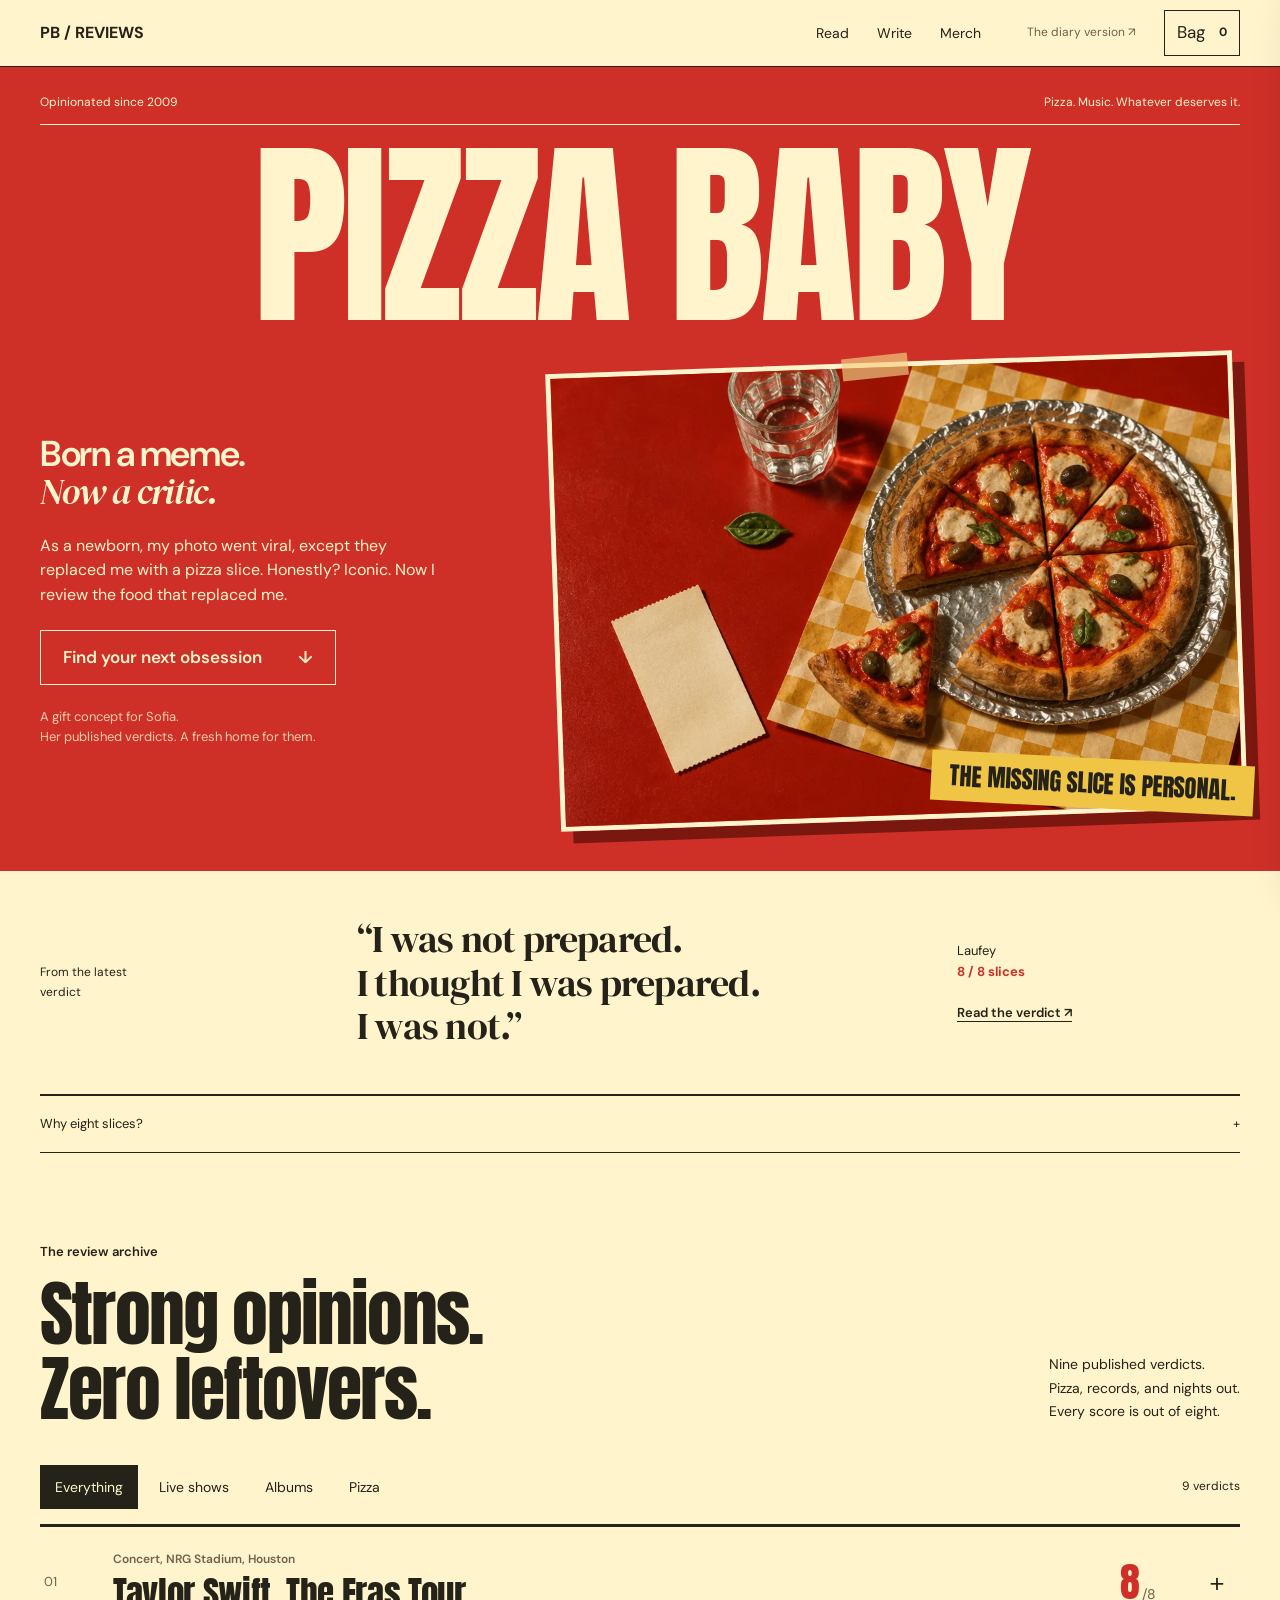
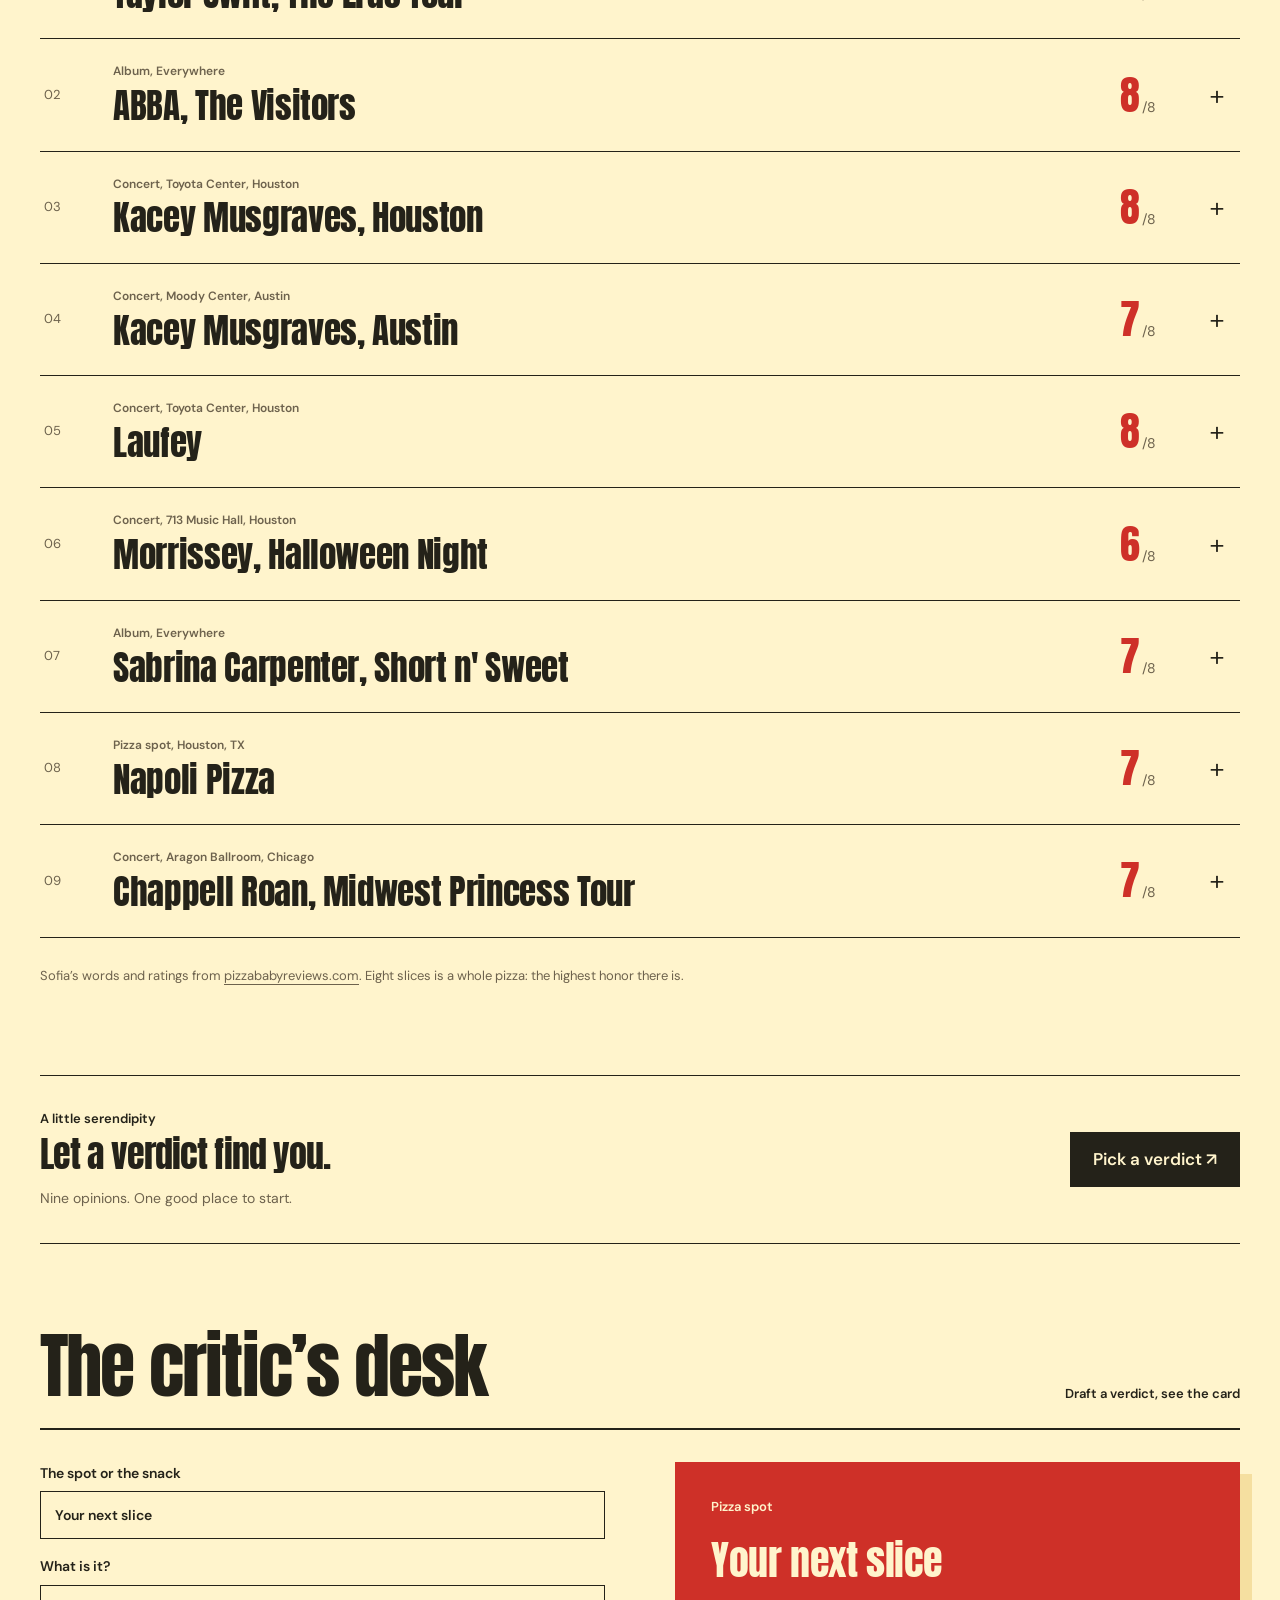
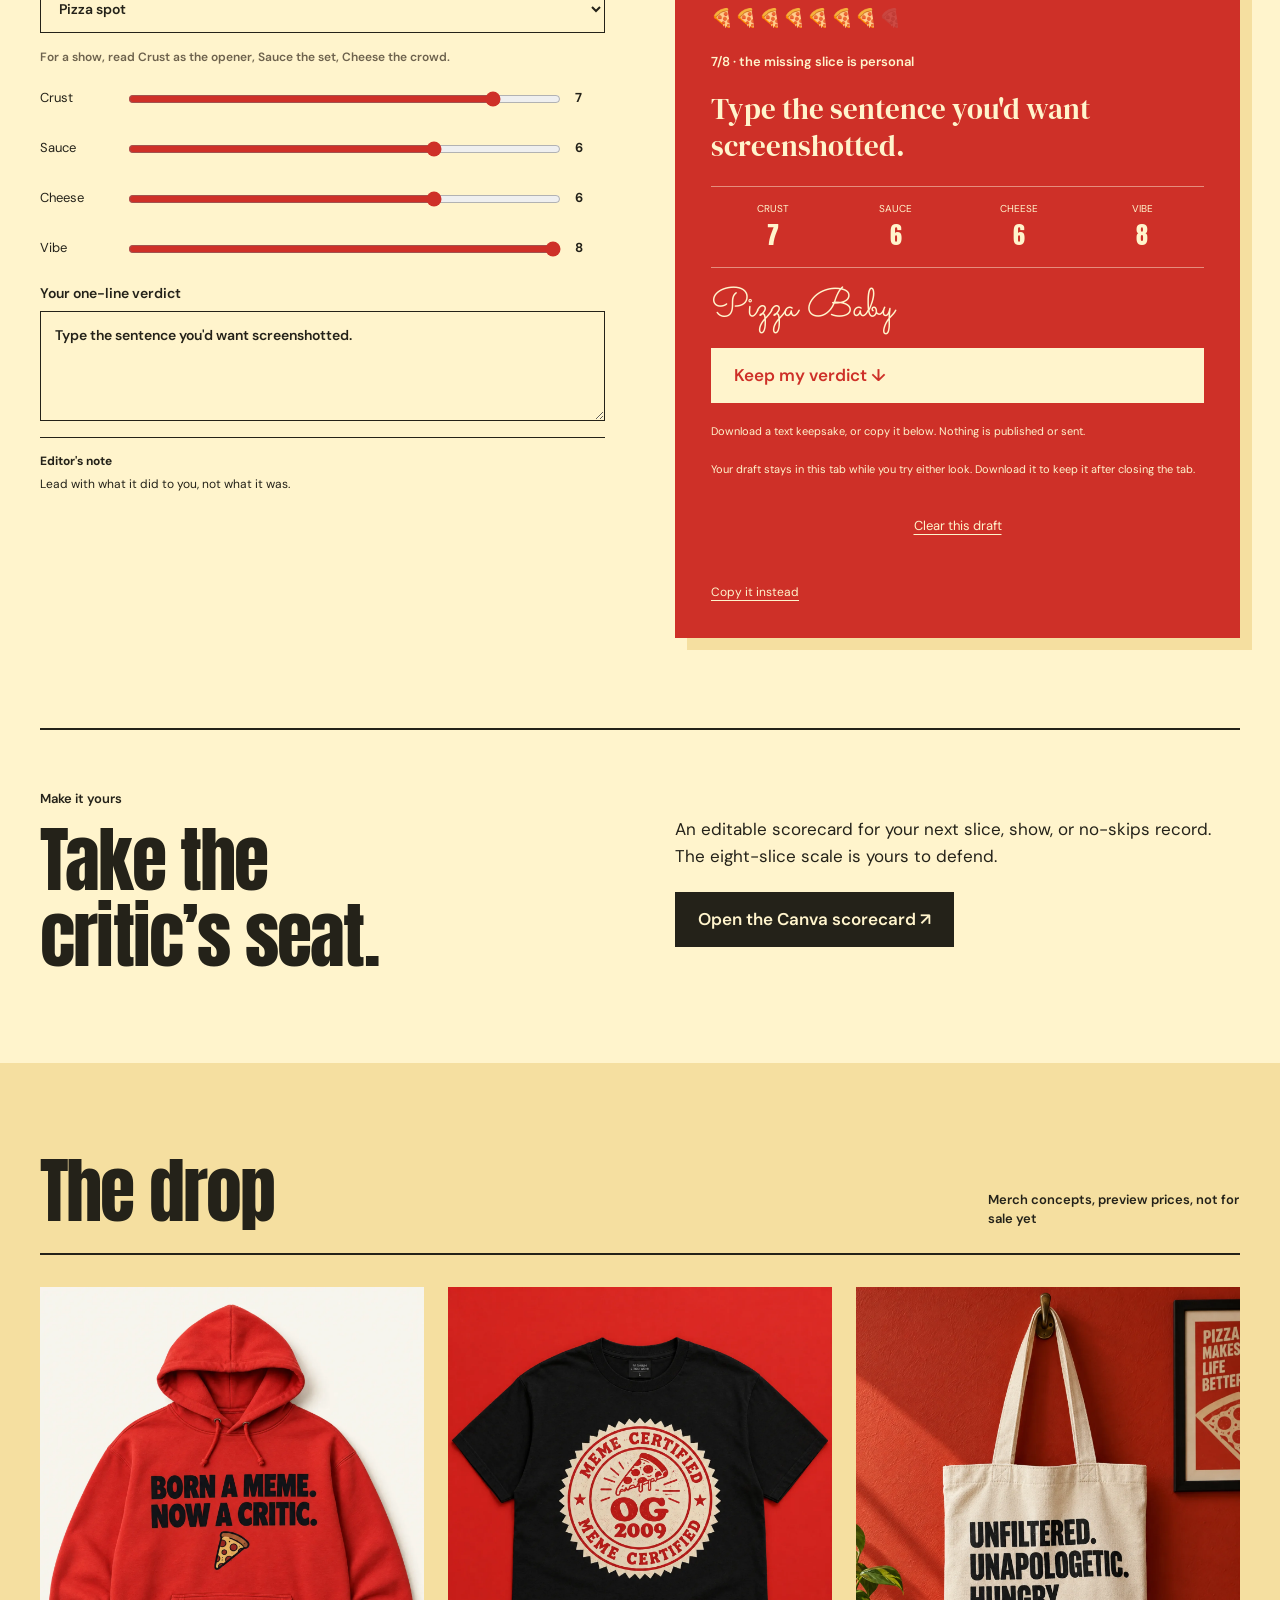
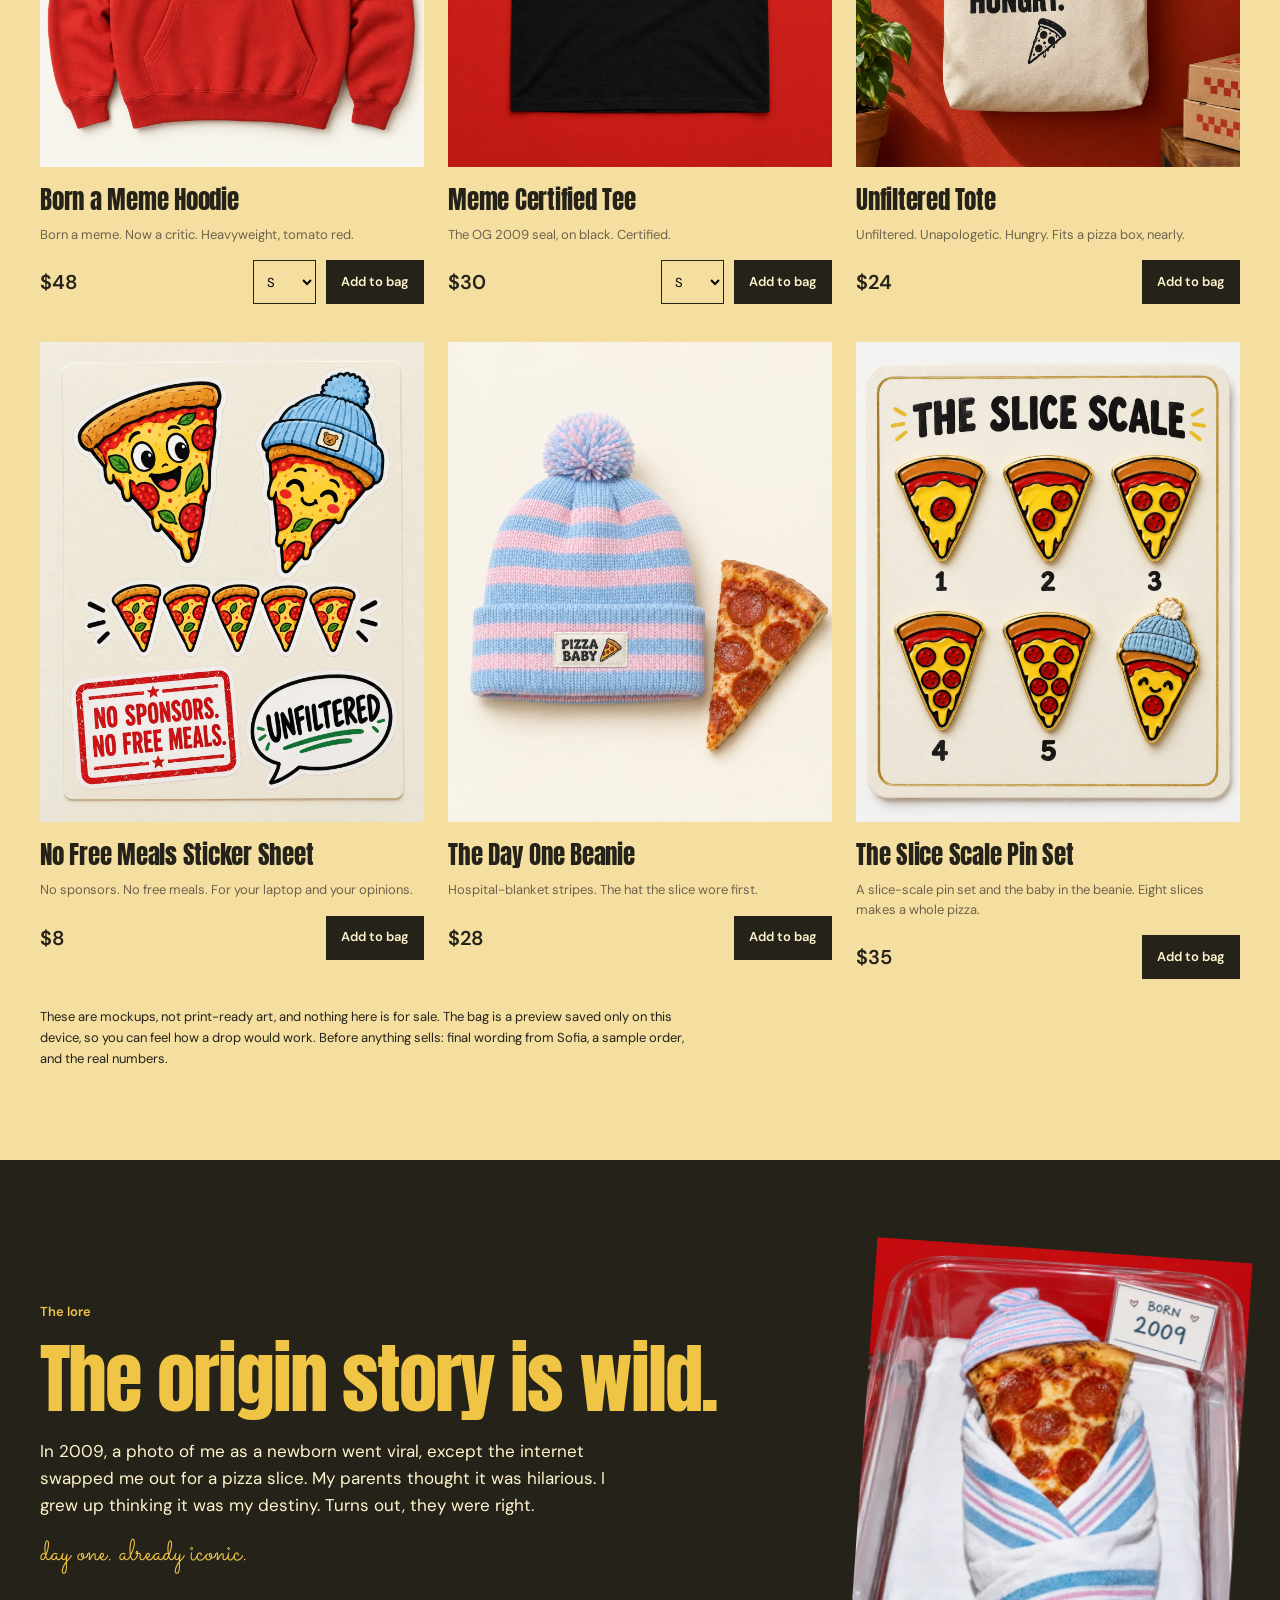
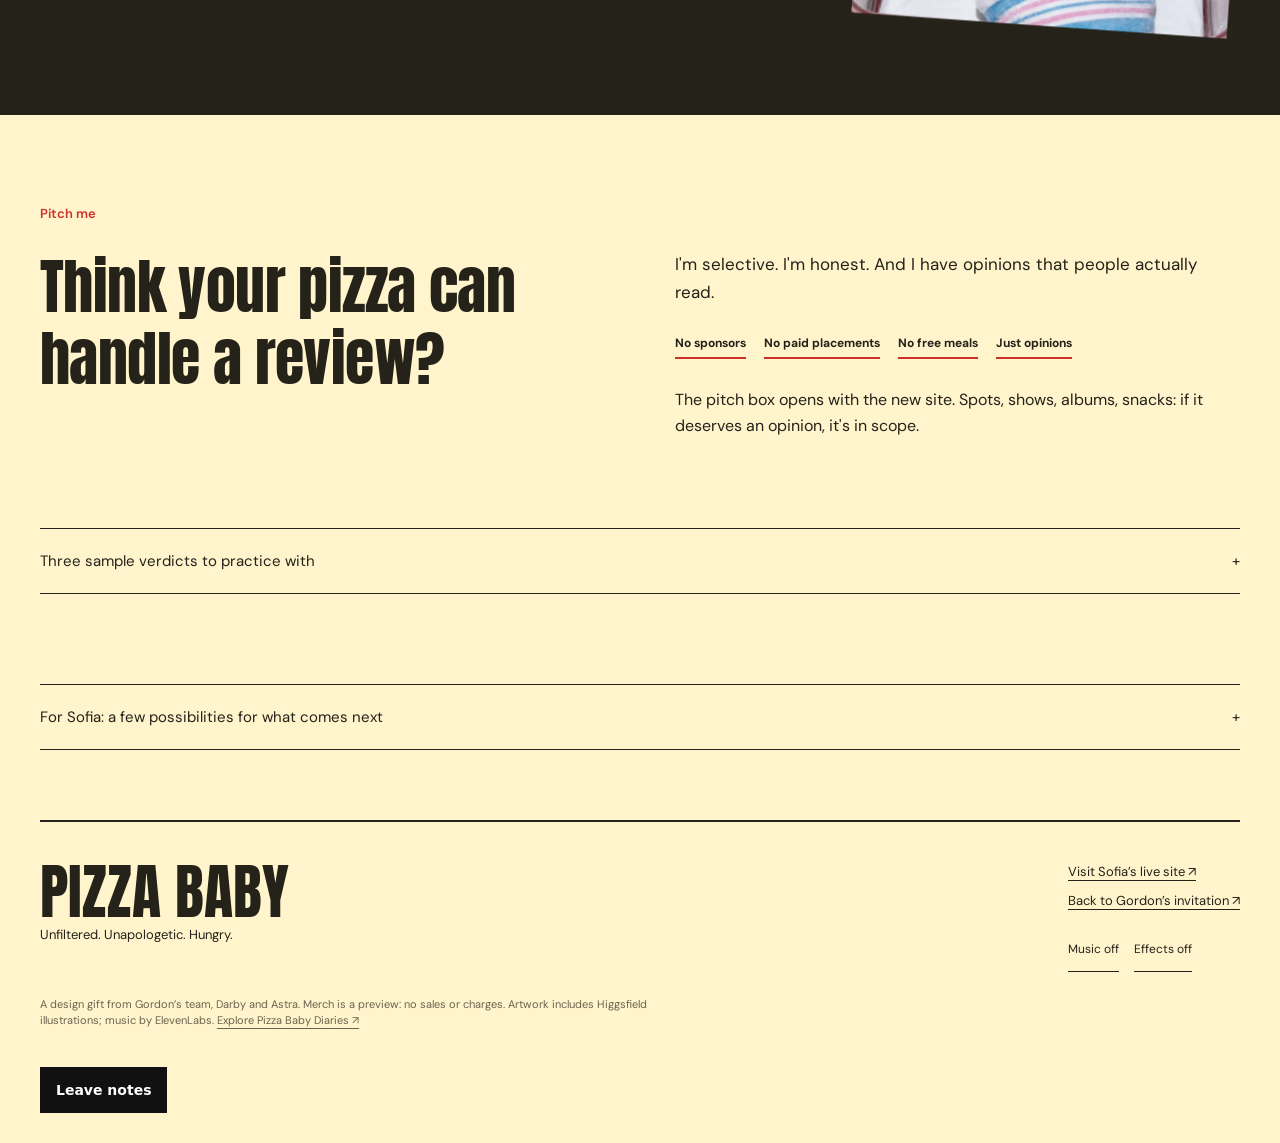
<file: index.html>
<!doctype html><html lang="en" data-look="box"><head><meta charset="utf-8"><meta name="viewport" content="width=device-width, initial-scale=1"><meta name="robots" content="noindex,nofollow,noarchive,noimageindex"><meta name="description" content="Pizza Baby's nine published verdicts, an eight-slice scale, and room for your next opinion."><title>Pizza Baby Reviews: Counter Press</title><script>(function(){var mode=document.documentElement.dataset.look,h=location.hash.toLowerCase(),wanted=h==='#diaries'?'diaries':(h==='#boxpress'||h==='#box')?'box':'';if(!wanted&&mode==='box'){try{wanted=localStorage.getItem('pizzababy-look')||''}catch(e){}}if(wanted&&wanted!==mode){location.replace(mode==='box'?'diaries/index.html'+location.hash:'../index.html'+location.hash)}})();</script><link rel="preconnect" href="https://fonts.googleapis.com"><link rel="preconnect" href="https://fonts.gstatic.com" crossorigin><link href="https://fonts.googleapis.com/css2?family=Anton&family=DM+Sans:wght@400;500;600;700&family=DM+Serif+Display:ital@0;1&family=Sacramento&display=swap" rel="stylesheet"><link rel="stylesheet" href="design.css"></head><body><a class="skip" href="#verdicts">Skip to the reviews</a><header class="top"><div class="in wrap"><a class="logo" href="#top">PB / REVIEWS</a><nav class="nav" aria-label="Sections"><a href="#verdicts">Read</a><a href="#desk">Write</a><a href="#drop">Merch</a><a class="alternate" href="diaries/index.html">The diary version ↗</a><button hidden data-pizza-enhanced class="bagbtn" id="bagbtn" aria-expanded="false" aria-controls="drawer">Bag <b id="bagcount">0</b></button></nav></div></header><main id="top"><section class="hero" data-note="First impression"><div class="wrap"><div class="masthead"><span>Opinionated since 2009</span><span>Pizza. Music. Whatever deserves it.</span></div><h1>PIZZA BABY<span class="sr-only"> Reviews</span></h1><div class="hero-grid"><div class="hero-copy"><p class="hero-statement">Born a meme.<br><em>Now a critic.</em></p><p>As a newborn, my photo went viral, except they replaced me with a pizza slice. Honestly? Iconic. Now I review the food that replaced me.</p><a class="btn" href="#verdicts">Find your next obsession <span>↓</span></a><p class="concept-note">A gift concept for Sofia.<br>Her published verdicts. A fresh home for them.</p></div><figure class="hero-art"><img src="art/counter.webp" width="1536" height="1024" alt="An illustrated miniature pizza counter with a pizza tray, checkerboard paper and a missing slice"><figcaption>THE MISSING SLICE IS PERSONAL.</figcaption></figure></div></div></section><aside class="featured wrap"><p>From the latest verdict</p><blockquote>“I was not prepared.<br>I thought I was prepared.<br>I was not.”</blockquote><div><span>Laufey<br><b>8 / 8 slices</b></span><a href="#review-5" data-open-review="review-5">Read the verdict ↗</a></div></aside><details class="scale-guide wrap"><summary>Why eight slices? <span>+</span></summary><div><img src="art/eight-slice-scale.png" alt="Eight separate ceramic pizza slices forming one whole pizza" width="700" height="700" loading="lazy"><div><h2>A whole pizza.<br>The highest honor.</h2><p>Eight slices is Sofia’s top score. Seven means one slice is missing, and she always has a reason. Read the line behind the number: that’s where the opinion lives.</p><a href="#verdicts">Find your favorite verdict ↓</a></div></div></details><section id="verdicts" class="wrap review-section" data-note="Review archive"><div class="section-intro"><div><p class="eyebrow">The review archive</p><h2>Strong opinions.<br>Zero leftovers.</h2></div><p>Nine published verdicts.<br>Pizza, records, and nights out.<br>Every score is out of eight.</p></div><div class="filter-row" hidden data-pizza-enhanced><div role="group" aria-label="Filter reviews"><button data-filter="all" aria-pressed="true">Everything</button><button data-filter="shows" aria-pressed="false">Live shows</button><button data-filter="albums" aria-pressed="false">Albums</button><button data-filter="pizza" aria-pressed="false">Pizza</button></div><span id="result-count" role="status">9 verdicts</span></div><div class="verdicts"><article class="vcard" id="review-1" data-category="shows"><details><summary><span class="review-number">01</span><span class="review-title"><span class="kind">Concert, NRG Stadium, Houston</span><h3>Taylor Swift, The Eras Tour</h3></span><span class="score">8<small>/8</small></span><span class="expand" aria-hidden="true">+</span></summary><div class="review-body"><div class="slices" role="img" aria-label="8 of 8 slices"><span>🍕</span><span>🍕</span><span>🍕</span><span>🍕</span><span>🍕</span><span>🍕</span><span>🍕</span><span>🍕</span></div><blockquote>I have been to a lot of concerts. I have never been to anything like this. I don't give 8 slices lightly. This one was never in question.</blockquote><a href="https://www.pizzababyreviews.com/reviews">Read on Pizza Baby Reviews ↗</a></div></details></article><article class="vcard" id="review-2" data-category="albums"><details><summary><span class="review-number">02</span><span class="review-title"><span class="kind">Album, Everywhere</span><h3>ABBA, The Visitors</h3></span><span class="score">8<small>/8</small></span><span class="expand" aria-hidden="true">+</span></summary><div class="review-body"><div class="slices" role="img" aria-label="8 of 8 slices"><span>🍕</span><span>🍕</span><span>🍕</span><span>🍕</span><span>🍕</span><span>🍕</span><span>🍕</span><span>🍕</span></div><blockquote>ABBA made their best album when they had nothing left to lose and everything to process. This one deserved better from history and I'm correcting the record.</blockquote><a href="https://www.pizzababyreviews.com/reviews">Read on Pizza Baby Reviews ↗</a></div></details></article><article class="vcard" id="review-3" data-category="shows"><details><summary><span class="review-number">03</span><span class="review-title"><span class="kind">Concert, Toyota Center, Houston</span><h3>Kacey Musgraves, Houston</h3></span><span class="score">8<small>/8</small></span><span class="expand" aria-hidden="true">+</span></summary><div class="review-body"><div class="slices" role="img" aria-label="8 of 8 slices"><span>🍕</span><span>🍕</span><span>🍕</span><span>🍕</span><span>🍕</span><span>🍕</span><span>🍕</span><span>🍕</span></div><blockquote>Her voice is the production. Eight slices. No notes. Houston showed up.</blockquote><a href="https://www.pizzababyreviews.com/reviews">Read on Pizza Baby Reviews ↗</a></div></details></article><article class="vcard" id="review-4" data-category="shows"><details><summary><span class="review-number">04</span><span class="review-title"><span class="kind">Concert, Moody Center, Austin</span><h3>Kacey Musgraves, Austin</h3></span><span class="score">7<small>/8</small></span><span class="expand" aria-hidden="true">+</span></summary><div class="review-body"><div class="slices" role="img" aria-label="7 of 8 slices"><span>🍕</span><span>🍕</span><span>🍕</span><span>🍕</span><span>🍕</span><span>🍕</span><span>🍕</span><span class="off">🍕</span></div><blockquote>Seven slices. The missing slice is the drive back on I-10 at midnight.</blockquote><a href="https://www.pizzababyreviews.com/reviews">Read on Pizza Baby Reviews ↗</a></div></details></article><article class="vcard" id="review-5" data-category="shows"><details><summary><span class="review-number">05</span><span class="review-title"><span class="kind">Concert, Toyota Center, Houston</span><h3>Laufey</h3></span><span class="score">8<small>/8</small></span><span class="expand" aria-hidden="true">+</span></summary><div class="review-body"><div class="slices" role="img" aria-label="8 of 8 slices"><span>🍕</span><span>🍕</span><span>🍕</span><span>🍕</span><span>🍕</span><span>🍕</span><span>🍕</span><span>🍕</span></div><blockquote>I was not prepared. I thought I was prepared. I was not.</blockquote><a href="https://www.pizzababyreviews.com/reviews">Read on Pizza Baby Reviews ↗</a></div></details></article><article class="vcard" id="review-6" data-category="shows"><details><summary><span class="review-number">06</span><span class="review-title"><span class="kind">Concert, 713 Music Hall, Houston</span><h3>Morrissey, Halloween Night</h3></span><span class="score">6<small>/8</small></span><span class="expand" aria-hidden="true">+</span></summary><div class="review-body"><div class="slices" role="img" aria-label="6 of 8 slices"><span>🍕</span><span>🍕</span><span>🍕</span><span>🍕</span><span>🍕</span><span>🍕</span><span class="off">🍕</span><span class="off">🍕</span></div><blockquote>This is either the most on-brand thing I've ever done or a cry for help. Probably both.</blockquote><a href="https://www.pizzababyreviews.com/reviews">Read on Pizza Baby Reviews ↗</a></div></details></article><article class="vcard" id="review-7" data-category="albums"><details><summary><span class="review-number">07</span><span class="review-title"><span class="kind">Album, Everywhere</span><h3>Sabrina Carpenter, Short n' Sweet</h3></span><span class="score">7<small>/8</small></span><span class="expand" aria-hidden="true">+</span></summary><div class="review-body"><div class="slices" role="img" aria-label="7 of 8 slices"><span>🍕</span><span>🍕</span><span>🍕</span><span>🍕</span><span>🍕</span><span>🍕</span><span>🍕</span><span class="off">🍕</span></div><blockquote>Seven slices. The missing one is because I needed more.</blockquote><a href="https://www.pizzababyreviews.com/reviews">Read on Pizza Baby Reviews ↗</a></div></details></article><article class="vcard" id="review-8" data-category="pizza"><details><summary><span class="review-number">08</span><span class="review-title"><span class="kind">Pizza spot, Houston, TX</span><h3>Napoli Pizza</h3></span><span class="score">7<small>/8</small></span><span class="expand" aria-hidden="true">+</span></summary><div class="review-body"><div class="slices" role="img" aria-label="7 of 8 slices"><span>🍕</span><span>🍕</span><span>🍕</span><span>🍕</span><span>🍕</span><span>🍕</span><span>🍕</span><span class="off">🍕</span></div><blockquote>The margherita is the move. Don't overthink it. Seven slices. The missing one is because I had to share and I didn't want to.</blockquote><a href="https://www.pizzababyreviews.com/reviews">Read on Pizza Baby Reviews ↗</a></div></details></article><article class="vcard" id="review-9" data-category="shows"><details><summary><span class="review-number">09</span><span class="review-title"><span class="kind">Concert, Aragon Ballroom, Chicago</span><h3>Chappell Roan, Midwest Princess Tour</h3></span><span class="score">7<small>/8</small></span><span class="expand" aria-hidden="true">+</span></summary><div class="review-body"><div class="slices" role="img" aria-label="7 of 8 slices"><span>🍕</span><span>🍕</span><span>🍕</span><span>🍕</span><span>🍕</span><span>🍕</span><span>🍕</span><span class="off">🍕</span></div><blockquote>One slice off because the opener ran 20 minutes over and I was standing the whole time. My feet have opinions.</blockquote><a href="https://www.pizzababyreviews.com/reviews">Read on Pizza Baby Reviews ↗</a></div></details></article></div><p class="source-note">Sofia’s words and ratings from <a href="https://www.pizzababyreviews.com/reviews">pizzababyreviews.com</a>. Eight slices is a whole pizza: the highest honor there is.</p></section><section class="shuffle wrap" hidden data-pizza-enhanced><div class="spin"><div><p class="eyebrow">A little serendipity</p><h2>Let a verdict find you.</h2><p class="wheel" id="wheel" aria-live="polite">Nine opinions. One good place to start.</p></div><div><button class="btn" type="button" id="spinbtn">Pick a verdict ↗</button><a class="text-link" id="spingo" href="https://www.pizzababyreviews.com/reviews" hidden>Visit the full review archive ↗</a></div></div></section><section id="desk" class="wrap"  data-note="Critic's desk">
  <div class="lid"><h2>The critic’s desk</h2><p class="stamp">Draft a verdict, see the card</p></div>
  <p class="source-note" data-pizza-pending>The interactive writing desk needs its scripts to load. You can still read the reviews or use the editable Canva companion below.</p>
  <div class="desk" hidden data-pizza-enhanced>
    <form class="form" id="vform" onsubmit="return false">
      <label for="f-spot">The spot or the snack<input type="text" id="f-spot" value="Your next slice" maxlength="60"></label>
      <label for="f-kind">What is it?<select id="f-kind"><option>Pizza spot</option><option>Concert</option><option>Album</option><option>Music festival</option><option>Snack product</option></select></label>
      <p class="stamp" style="color:var(--muted)">For a show, read Crust as the opener, Sauce the set, Cheese the crowd.</p><div class="rate"><span>Crust</span><input type="range" id="r-crust" min="1" max="8" value="7" aria-label="Crust"><b id="o-crust">7</b></div>
      <div class="rate"><span>Sauce</span><input type="range" id="r-sauce" min="1" max="8" value="6" aria-label="Sauce"><b id="o-sauce">6</b></div>
      <div class="rate"><span>Cheese</span><input type="range" id="r-cheese" min="1" max="8" value="6" aria-label="Cheese"><b id="o-cheese">6</b></div>
      <div class="rate"><span>Vibe</span><input type="range" id="r-vibe" min="1" max="8" value="8" aria-label="Vibe"><b id="o-vibe">8</b></div>
      <label for="f-line">Your one-line verdict<textarea id="f-line" maxlength="140">Type the sentence you'd want screenshotted.</textarea></label>
      <div class="coach" aria-live="polite"><b>Editor's note</b><span id="coach">Lead with what it did to you, not what it was.</span></div>
    </form>
    <div class="card-out" aria-live="polite">
      <p class="stamp" id="c-kind">Pizza spot</p>
      <h3 id="c-spot">Your next slice</h3>
      <div class="slices" id="c-slices" aria-label="Overall rating"></div>
      <p class="stamp" id="c-cap" style="color:var(--crust)"></p><p class="big" id="c-line"></p>
      <div class="scores"><span>CRUST<b id="s-crust">4</b></span><span>SAUCE<b id="s-sauce">4</b></span><span>CHEESE<b id="s-cheese">3</b></span><span>VIBE<b id="s-vibe">5</b></span></div>
      <p class="sig">Pizza Baby</p>
      <button type="button" id="keep-line" class="btn">Keep my verdict ↓</button><p class="save-note">Download a text keepsake, or copy it below. Nothing is published or sent.</p><p class="save-note" id="draft-status" role="status" hidden>Your draft stays in this tab while you try either look. Download it to keep it after closing the tab.</p><button type="button" class="text-link" id="clear-draft" hidden>Clear this draft</button><details id="copy-verdict"><summary>Copy it instead</summary><label class="sr-only" for="verdict-copy">Your verdict to copy</label><textarea id="verdict-copy" readonly></textarea></details>
    </div>
  </div>
</section><section class="companion wrap"><div><p class="eyebrow">Make it yours</p><h2>Take the<br>critic’s seat.</h2></div><div><p>An editable scorecard for your next slice, show, or no-skips record. The eight-slice scale is yours to defend.</p><a class="btn" href="https://canva.link/shbn732frsjh5rw" target="_blank" rel="noopener">Open the Canva scorecard ↗</a></div></section><section id="drop"  data-note="Merch store">
  <div class="wrap" data-note-slot>
    <div class="lid"><h2><span data-only="box">The drop</span><span data-only="diaries">The diaries shop</span></h2><p class="stamp">Merch concepts, preview prices, not for sale yet</p></div>
    <div class="shop" id="shop"><article class="item" data-only="box" data-id="hoodie"><img src="art/hoodie.webp" alt="Born a Meme Hoodie" loading="lazy"><div class="in"><h3>Born a Meme Hoodie</h3><p>Born a meme. Now a critic. Heavyweight, tomato red.</p><div class="buy"><span class="price">$48</span><select hidden data-pizza-enhanced aria-label="Size for Born a Meme Hoodie"><option>S</option><option>M</option><option>L</option><option>XL</option><option>2XL</option></select><button hidden data-pizza-enhanced class="btn" type="button">Add to bag</button></div></div></article><article class="item" data-only="box" data-id="tee"><img src="art/tee.webp" alt="Meme Certified Tee" loading="lazy"><div class="in"><h3>Meme Certified Tee</h3><p>The OG 2009 seal, on black. Certified.</p><div class="buy"><span class="price">$30</span><select hidden data-pizza-enhanced aria-label="Size for Meme Certified Tee"><option>S</option><option>M</option><option>L</option><option>XL</option><option>2XL</option></select><button hidden data-pizza-enhanced class="btn" type="button">Add to bag</button></div></div></article><article class="item" data-only="box" data-id="tote"><img src="art/tote.webp" alt="Unfiltered Tote" loading="lazy"><div class="in"><h3>Unfiltered Tote</h3><p>Unfiltered. Unapologetic. Hungry. Fits a pizza box, nearly.</p><div class="buy"><span class="price">$24</span><button hidden data-pizza-enhanced class="btn" type="button">Add to bag</button></div></div></article><article class="item" data-only="box" data-id="stickers"><img src="art/stickers.webp" alt="No Free Meals Sticker Sheet" loading="lazy"><div class="in"><h3>No Free Meals Sticker Sheet</h3><p>No sponsors. No free meals. For your laptop and your opinions.</p><div class="buy"><span class="price">$8</span><button hidden data-pizza-enhanced class="btn" type="button">Add to bag</button></div></div></article><article class="item" data-only="box" data-id="beanie"><img src="art/beanie.webp" alt="The Day One Beanie" loading="lazy"><div class="in"><h3>The Day One Beanie</h3><p>Hospital-blanket stripes. The hat the slice wore first.</p><div class="buy"><span class="price">$28</span><button hidden data-pizza-enhanced class="btn" type="button">Add to bag</button></div></div></article><article class="item" data-only="box" data-id="pins"><img src="art/pins.webp" alt="The Slice Scale Pin Set" loading="lazy"><div class="in"><h3>The Slice Scale Pin Set</h3><p>A slice-scale pin set and the baby in the beanie. Eight slices makes a whole pizza.</p><div class="buy"><span class="price">$35</span><button hidden data-pizza-enhanced class="btn" type="button">Add to bag</button></div></div></article><article class="item" data-only="diaries" data-id="b-tee"><img src="art/b-tee.webp" alt="Cowgirl Slice Tee" loading="lazy"><div class="in"><h3>Cowgirl Slice Tee</h3><p>Baby pink, one cowgirl slice, zero apologies.</p><div class="buy"><span class="price">$30</span><select hidden data-pizza-enhanced aria-label="Size for Cowgirl Slice Tee"><option>S</option><option>M</option><option>L</option><option>XL</option></select><button hidden data-pizza-enhanced class="btn" type="button">Add to bag</button></div></div></article><article class="item" data-only="diaries" data-id="b-cap"><img src="art/b-cap.webp" alt="PB Monogram Cap" loading="lazy"><div class="in"><h3>PB Monogram Cap</h3><p>Olive corduroy, pink script. For bad-hair verdict days.</p><div class="buy"><span class="price">$32</span><button hidden data-pizza-enhanced class="btn" type="button">Add to bag</button></div></div></article><article class="item" data-only="diaries" data-id="b-tote"><img src="art/b-tote.webp" alt="Pizza Baby Diaries Tote" loading="lazy"><div class="in"><h3>Pizza Baby Diaries Tote</h3><p>Carries a laptop, two textbooks and one strong opinion.</p><div class="buy"><span class="price">$26</span><button hidden data-pizza-enhanced class="btn" type="button">Add to bag</button></div></div></article><article class="item" data-only="diaries" data-id="b-stickers"><img src="art/b-stickers.webp" alt="Out of 8 Sticker Sheet" loading="lazy"><div class="in"><h3>Out of 8 Sticker Sheet</h3><p>The pony, the bow, the castle and the scale. Collect them all.</p><div class="buy"><span class="price">$9</span><button hidden data-pizza-enhanced class="btn" type="button">Add to bag</button></div></div></article><article class="item" data-only="diaries" data-id="b-case"><img src="art/b-case.webp" alt="Polka-Dot Phone Case" loading="lazy"><div class="in"><h3>Polka-Dot Phone Case</h3><p>For posting verdicts before the cheese cools.</p><div class="buy"><span class="price">$28</span><button hidden data-pizza-enhanced class="btn" type="button">Add to bag</button></div></div></article><article class="item" data-only="diaries" data-id="b-mug"><img src="art/b-mug.webp" alt="Eight Slices or Bust Mug" loading="lazy"><div class="in"><h3>Eight Slices or Bust Mug</h3><p>Holds coffee. Judges your breakfast.</p><div class="buy"><span class="price">$18</span><button hidden data-pizza-enhanced class="btn" type="button">Add to bag</button></div></div></article></div>
    <p class="shopnote">These are mockups, not print-ready art, and nothing here is for sale. The bag is a preview saved only on this device, so you can feel how a drop would work. Before anything sells: final wording from Sofia, a sample order, and the real numbers.</p>
  </div>
</section><section id="lore" class="lore" data-note="The lore">
  <div class="in wrap">
    <div style="display:grid;gap:18px" data-note-slot>
      <p class="stamp" style="color:var(--crust)">The lore</p>
      <h2>The origin story is wild.</h2>
      <p>In 2009, a photo of me as a newborn went viral, except the internet swapped me out for a pizza slice. My parents thought it was hilarious. I grew up thinking it was my destiny. Turns out, they were right.</p>
      <p class="hand" style="color:var(--crust);font-size:30px">day one. already iconic.</p>
    </div>
    <img class="seal" src="art/hero.webp" alt="An illustration of the pizza slice wrapped like a newborn that inspired the Pizza Baby story" loading="lazy" style="aspect-ratio:1;object-fit:cover;object-position:50% 40%">
  </div>
</section><section class="wrap">
    <div class="pitch" id="pitch">
      <p class="stamp">Pitch me</p>
      <h3>Think your pizza can handle a review?</h3>
      <p>I'm selective. I'm honest. And I have opinions that people actually read.</p>
      <div class="rules"><span>No sponsors</span><span>No paid placements</span><span>No free meals</span><span>Just opinions</span></div>
      <p style="font-size:16px">The pitch box opens with the new site. Spots, shows, albums, snacks: if it deserves an opinion, it's in scope.</p>
    </div>
</section>

<section class="samples wrap"><details><summary>Three sample verdicts to practice with <span>+</span></summary><div class="lid" style="margin-top:56px"><h2 style="font-size:clamp(30px,4.5vw,54px)">Samples for the semester</h2><p class="stamp">Starter verdicts in her format, not real reviews</p></div>
  <div class="verdicts"><article class="vcard sample"><p class="kind">Dining hall, Tuesday</p><h3>Dining Hall Pepperoni</h3><div class="slices" role="img" aria-label="5 of 8 slices"><span>🍕</span><span>🍕</span><span>🍕</span><span>🍕</span><span>🍕</span><span class="off">🍕</span><span class="off">🍕</span><span class="off">🍕</span></div><blockquote>The cheese had given up before I got there. The crust had not, and I respect a crust that shows up for work. Five slices. Three of them are for the crust's attitude.</blockquote><span class="tagsample">Sample verdict</span></article><article class="vcard sample"><p class="kind">Late night, 1:14 a.m.</p><h3>Gas Station Slice, Under the Heat Lamp</h3><div class="slices" role="img" aria-label="6 of 8 slices"><span>🍕</span><span>🍕</span><span>🍕</span><span>🍕</span><span>🍕</span><span>🍕</span><span class="off">🍕</span><span class="off">🍕</span></div><blockquote>I didn't choose this slice. It chose me, at a moment of weakness and a quarter tank. Six slices. Two are pure gratitude.</blockquote><span class="tagsample">Sample verdict</span></article><article class="vcard sample"><p class="kind">Taste test, Dorm microwave</p><h3>Frozen Pizza vs. the Microwave</h3><div class="slices" role="img" aria-label="3 of 8 slices"><span>🍕</span><span>🍕</span><span>🍕</span><span class="off">🍕</span><span class="off">🍕</span><span class="off">🍕</span><span class="off">🍕</span><span class="off">🍕</span></div><blockquote>The box promised a rising crust. Nothing rose. Not the crust, not my spirits. Three slices, and one of them is for the box art.</blockquote><span class="tagsample">Sample verdict</span></article></div>
  <p class="note" style="margin-top:18px">Written by Gordon's team in her style as templates for college-life reviews. Every score is out of 8 slices, the way she rates. Replace, rewrite or roast them.</p>
</details></section><details class="creator-notes wrap"><summary>For Sofia: a few possibilities for what comes next <span>+</span></summary><section class="gift" id="for-sofia" data-note="Ways to earn">
  <div class="wrap" data-note-slot>
    <div class="lid"><h2>For Sofia</h2><p class="stamp">How this site earns, on your terms</p></div>
    <p style="max-width:66ch;margin-bottom:24px">A gift from Gordon's team: a home for your verdicts that pays for your pizza habit and builds your writing, while you're in college. Your promise stays intact: nobody can buy a verdict. These switch on whenever you want them.</p>
    
    <div class="plan">
      <div><p class="stamp" style="color:var(--tomato)">1, Merch</p><h3>The drop</h3><p>Print-on-demand (Printful or Printify into a Shopify or Big Cartel store) means you can explore fulfilment without holding unsold hoodies. It still costs something: a sample order, store fees, and a thinner margin per piece. The designs above are concepts to choose from, then redraw as print files.</p></div>
      <div><p class="stamp" style="color:var(--tomato)">2, Newsletter</p><h3>The Slice Report</h3><p>One weekly verdict by email (a newsletter platform). Your readers, owned by you, not by an algorithm. Consider paid tiers later, if they fit.</p></div>
      <div><p class="stamp" style="color:var(--tomato)">3, Tips</p><h3>Buy the critic a slice</h3><p>A Ko-fi or Buy Me a Coffee link lets fans fund the next review without anyone touching the verdict.</p></div>
      <div><p class="stamp" style="color:var(--tomato)">4, Craft</p><h3>The critic's desk</h3><p>Four scores and one sentence, every time. Writing the line you'd want screenshotted is the whole skill. Practice it here.</p></div>
    </div>
  </div>
</section></details></main><div class="toast" id="toast" role="status"></div>
<div class="scrim" id="scrim"></div>
<aside role="dialog" aria-modal="true" class="drawer" id="drawer" aria-label="Your bag" aria-hidden="true" inert>
  <header><h2 style="font-size:30px">Your bag</h2><button class="x" type="button" id="close" aria-label="Close bag">×</button></header>
  <ul id="baglist"></ul>
  <footer>
    <p style="display:flex;justify-content:space-between"><span>Preview subtotal</span><b id="subtotal">$0</b></p>
    <button class="btn" type="button" id="checkout">Preview checkout</button>
    <p class="checkout-msg" id="checkout-msg" hidden>Just a preview: nothing is for sale yet and nothing was charged. Your bag stays saved on this device, like leftovers but legal.</p>
  </footer>
</aside>



<audio id="tune" src="audio/jingle.mp3" loop preload="none"></audio>
<footer class="site wrap"><div><a class="footer-mark" href="#top">PIZZA BABY</a><p>Unfiltered. Unapologetic. Hungry.</p></div><div><p><a href="https://www.pizzababyreviews.com/">Visit Sofia’s live site ↗</a></p><p><a href="https://gordonusc.github.io/cale-yarborough/for-cale/">Back to Gordon’s invitation ↗</a></p><div class="sound" hidden data-pizza-enhanced><button id="jingle" aria-pressed="false">Music off</button><button id="pops" aria-pressed="false">Effects off</button></div></div><p class="credit">A design gift from Gordon’s team, Darby and Astra. Merch is a preview: no sales or charges. Artwork includes Higgsfield illustrations; music by ElevenLabs. <a href="diaries/index.html">Explore Pizza Baby Diaries ↗</a></p></footer><script>
(function(){
  var $=function(s){return document.querySelector(s)};
  /* the drop: product copy uses only her own lines */
  var ITEMS=[].map.call(document.querySelectorAll('#shop .item'),function(el){return {id:el.dataset.id,name:el.querySelector('h3').textContent,price:+el.querySelector('.price').textContent.replace('$',''),img:el.querySelector('img').getAttribute('src')}});
  var shop=$('#shop');
  shop.addEventListener('click',function(e){var b=e.target.closest('.btn');if(!b)return;var el=b.closest('.item'),it=ITEMS.filter(function(x){return x.id===el.dataset.id})[0],sz=el.querySelector('select');add(it,sz?sz.value:'')});
  function renderShop(){}
  var KEY='pizzababy-bag',bag=[];
  try{bag=JSON.parse(localStorage.getItem(KEY)||'[]');if(!Array.isArray(bag))bag=[];bag=bag.filter(function(b){return b&&find(b.id)&&Number.isInteger(b.q)&&b.q>0&&typeof b.size==='string'})}catch(e){bag=[]}
  function save(){try{localStorage.setItem(KEY,JSON.stringify(bag))}catch(e){}}
  function find(id){return ITEMS.filter(function(i){return i.id===id})[0]}
  function add(it,size){var k=it.id+'|'+size,ex=bag.filter(function(b){return b.k===k})[0];if(ex)ex.q++;else bag.push({k:k,id:it.id,size:size,q:1});save();paint();open(true)}
  function paint(){
    var n=0,sub=0,ul=$('#baglist');ul.innerHTML='';
    bag.forEach(function(b,i){var it=find(b.id);if(!it)return;n+=b.q;sub+=b.q*it.price;
      var li=document.createElement('li');li.innerHTML='<img src="'+it.img+'" alt=""><span><b>'+it.name+'</b><br><small>'+(b.size?'Size '+esc(b.size)+' · ':'')+'Qty '+b.q+' · $'+(b.q*it.price)+'</small></span><button type="button">Remove</button>';
      var remove=li.querySelector('button');remove.setAttribute('aria-label','Remove '+it.name+(b.size?', size '+b.size:''));
      remove.addEventListener('click',function(){bag.splice(i,1);save();paint();var remaining=$('#baglist').querySelectorAll('button');(remaining[Math.min(i,remaining.length-1)]||$('#close')).focus();toast(it.name+' removed from your preview bag.');});ul.appendChild(li)});
    if(!bag.length)ul.innerHTML='<li style="display:block;color:var(--muted)">Empty. Bold choice. Even the box has more in it.</li>';
    $('#bagcount').textContent=n;$('#subtotal').textContent='$'+sub;$('#checkout').hidden=n===0;if(n===0)$('#checkout-msg').hidden=true;
  }
  var dr=$('#drawer'),sc=$('#scrim');
  var previousFocus;
  function open(on){if(on)previousFocus=document.activeElement;dr.classList.toggle('open',on);sc.classList.toggle('on',on);dr.setAttribute('aria-hidden',!on);dr.inert=!on;document.body.classList.toggle('bag-open',on);$('#bagbtn').setAttribute('aria-expanded',String(on));if(on)$('#close').focus();else if(previousFocus)previousFocus.focus()}
  dr.addEventListener('keydown',function(e){if(e.key!=='Tab')return;var nodes=[].slice.call(dr.querySelectorAll('button:not([hidden]),a[href],select'));var first=nodes[0],last=nodes[nodes.length-1];if(e.shiftKey&&document.activeElement===first){e.preventDefault();last.focus()}else if(!e.shiftKey&&document.activeElement===last){e.preventDefault();first.focus()}});
  $('#bagbtn').addEventListener('click',function(){open(true)});$('#close').addEventListener('click',function(){open(false)});sc.addEventListener('click',function(){open(false)});
  document.addEventListener('keydown',function(e){if(e.key==='Escape'&&dr.classList.contains('open'))open(false)});
  $('#checkout').addEventListener('click',function(){$('#checkout-msg').hidden=false});
  paint();

  /* the critic's desk */
  var parts=['crust','sauce','cheese','vibe'];
  function esc(s){return String(s).replace(/[&<>"]/g,function(c){return{'&':'&amp;','<':'&lt;','>':'&gt;','"':'&quot;'}[c]})}
  function coach(line){
    var t=line.trim(),w=t.split(/\s+/).filter(Boolean).length;
    if(!t||/^Type the sentence/.test(t))return 'Lead with what it did to you, not what it was.';
    if(w>24)return 'That’s '+w+' words. A verdict lands harder under 20. Cut the warm-up.';
    if(/\b(good|nice|delicious|amazing|tasty)\b/i.test(t))return 'Swap the safe word for the specific one. What exactly did it do?';
    if(!/[.!?]$/.test(t))return 'End it like you mean it. Give it a full stop.';
    return 'That’s a screenshot line. Ship it.';
  }
  function draw(){
    var v={};parts.forEach(function(p){v[p]=+$('#r-'+p).value;$('#o-'+p).textContent=v[p];$('#s-'+p).textContent=v[p]});
    var avg=Math.round((v.crust+v.sauce+v.cheese+v.vibe)/4);
    $('#c-slices').innerHTML=[1,2,3,4,5,6,7,8].map(function(i){return '<span class="'+(i<=avg?'':'off')+'">🍕</span>'}).join('');
    $('#c-slices').setAttribute('aria-label',avg+' of 8 slices');
    $('#c-cap').textContent=avg+'/8 · '+['','a cry for help','edible, technically','the microwave won','fine. FINE.','a solid weeknight','would fight a stranger for it','the missing slice is personal','a whole pizza. legend status.'][avg];
    $('#c-spot').textContent=$('#f-spot').value||'Your next slice';$('#c-kind').textContent=$('#f-kind').value;
    var line=$('#f-line').value;$('#c-line').innerHTML=esc(line);$('#coach').textContent=coach(line);$('#verdict-copy').value=$('#c-spot').textContent+'\n'+line+'\n'+avg+' of 8 slices';
  }
  ['#f-spot','#f-kind','#f-line','#r-crust','#r-sauce','#r-cheese','#r-vibe'].forEach(function(s){$(s).addEventListener('input',draw)});draw();

  var root=document.documentElement;
  var tt;function toast(m){var t=$('#toast');t.textContent=m;t.classList.add('on');clearTimeout(tt);tt=setTimeout(function(){t.classList.remove('on')},2200)}
  /* jingle, opt-in */
  var tune=$('#tune'),jb=$('#jingle');
  jb.addEventListener('click',function(){if(tune.paused){tune.volume=.45;tune.play().then(function(){jb.textContent='Music on';jb.setAttribute('aria-pressed','true')}).catch(function(){})}else{tune.pause();jb.textContent='Music off';jb.setAttribute('aria-pressed','false')}});

  /* joy layer: confetti, sfx, draggable stickers, pop-in slices, tilt, roulette */
  var reduce=matchMedia('(prefers-reduced-motion: reduce)').matches;
  var sfx={pop:new Audio('audio/pop.mp3'),spin:new Audio('audio/spin.mp3')};
  var pb=$('#pops');pb.addEventListener('click',function(){var on=pb.getAttribute('aria-pressed')!=='true';pb.setAttribute('aria-pressed',on);pb.textContent=on?'Effects on':'Effects off';if(on)play('pop')});
  function soundOn(){return pb.getAttribute('aria-pressed')==='true'}
  function play(n){if(!soundOn())return;try{var a=sfx[n].cloneNode();a.volume=.7;a.play().catch(function(){})}catch(e){}}
  function burst(){}
  document.addEventListener('click',function(e){var b=e.target.closest('#shop .btn');if(b){burst(18);play('pop')}});
  document.querySelectorAll('.looks button').forEach(function(b){b.addEventListener('click',function(){burst(30);play('pop')})});
  var last8=false;['#r-crust','#r-sauce','#r-cheese','#r-vibe'].forEach(function(id){$(id).addEventListener('change',function(){var all=['crust','sauce','cheese','vibe'].every(function(p){return +$('#r-'+p).value===8});if(all&&!last8){burst(40);play('pop');toast('A whole pizza. Legend status.')}last8=all})});
  /* stickers you can move */
  document.querySelectorAll('.sticker').forEach(function(st){var sx,sy,ox=0,oy=0,drag=false,base=getComputedStyle(st).transform;
    st.addEventListener('pointerdown',function(e){drag=true;sx=e.clientX-ox;sy=e.clientY-oy;st.setPointerCapture(e.pointerId)});
    st.addEventListener('pointermove',function(e){if(!drag)return;ox=e.clientX-sx;oy=e.clientY-sy;st.style.translate=ox+'px '+oy+'px'});
    st.addEventListener('pointerup',function(){if(drag&&Math.abs(ox)+Math.abs(oy)>30)play('pop');drag=false})});
  /* slices pop in as cards arrive */
  var io='IntersectionObserver' in window?new IntersectionObserver(function(es){es.forEach(function(en){if(en.isIntersecting){var c=en.target;[].forEach.call(c.querySelectorAll('.slices span'),function(sp,i){sp.style.animationDelay=(i*70)+'ms'});c.classList.add('in');io.unobserve(c)}})},{threshold:.35}):null;
  document.querySelectorAll('.vcard').forEach(function(c){if(io&&!reduce)io.observe(c);else c.classList.add('in')});
  /* spin the slice: lands on one of her real verdicts */
  var cards=[].slice.call(document.querySelectorAll('#verdicts .vcard:not(.sample)'));
  var spinning=false;
  $('#spinbtn').addEventListener('click',function(){if(spinning)return;spinning=true;this.setAttribute('aria-disabled','true');this.setAttribute('aria-busy','true');resetReviewFilter();var w=$('#wheel'),i=0,n=reduce?1:14,pick;play('spin');w.classList.add('go');cards.forEach(function(c){c.classList.remove('pick')});
    (function step(){pick=cards[Math.floor(Math.random()*cards.length)];w.textContent=pick.querySelector('h3').textContent;if(++i<n)setTimeout(step,60+i*14);else{spinning=false;$('#spinbtn').removeAttribute('aria-disabled');$('#spinbtn').removeAttribute('aria-busy');resetReviewFilter();w.classList.remove('go');w.textContent=pick.querySelector('h3').textContent+', '+pick.querySelector('.slices').getAttribute('aria-label');pick.classList.add('pick');var details=pick.querySelector('details');if(details)details.open=true;burst(20);var g=$('#spingo');if(g)g.hidden=false;setTimeout(function(){pick.scrollIntoView({behavior:reduce?'auto':'smooth',block:'center'})},500)}})()});
  document.addEventListener('visibilitychange',function(){if(document.hidden&&!tune.paused){tune.pause();jb.textContent='Music off';jb.setAttribute('aria-pressed','false')}});

  var reviewCards=[].slice.call(document.querySelectorAll('#verdicts .vcard:not(.sample)'));
  var filterButtons=document.querySelectorAll('[data-filter]');
  function applyFilter(cat){var count=0;reviewCards.forEach(function(c){var visible=cat==='all'||c.dataset.category===cat;c.hidden=!visible;if(visible)count++});filterButtons.forEach(function(b){b.setAttribute('aria-pressed',String(b.dataset.filter===cat))});$('#result-count').textContent=count+' '+(count===1?'verdict':'verdicts');}
  function resetReviewFilter(){applyFilter('all')}
  filterButtons.forEach(function(b){b.addEventListener('click',function(){applyFilter(b.dataset.filter)})});
  document.querySelectorAll('[data-open-review]').forEach(function(a){a.addEventListener('click',function(){resetReviewFilter();var c=document.getElementById(a.dataset.openReview);if(c)c.querySelector('details').open=true})});
  $('#keep-line').addEventListener('click',function(){
    var text=$('#c-spot').textContent+'\n'+$('#c-line').textContent+'\n'+$('#c-slices').getAttribute('aria-label');
    $('#copy-verdict').open=true;$('#verdict-copy').value=text;
    var url,a;
    try{
      a=document.createElement('a');
      if(!('download' in a)||typeof URL.createObjectURL!=='function')throw new Error('Download unavailable');
      url=URL.createObjectURL(new Blob([text],{type:'text/plain;charset=utf-8'}));
      a.href=url;a.download='my-pizza-baby-verdict.txt';document.body.appendChild(a);a.click();
      toast('Download requested. You can also copy your verdict below.');
    }catch(error){
      $('#verdict-copy').focus();$('#verdict-copy').select();
      toast('Download unavailable. Copy your selected verdict below.');
    }finally{
      if(a&&a.parentNode)a.remove();
      if(url)setTimeout(function(){URL.revokeObjectURL(url)},1000);
    }
  });
  // Reveal tools only after their handlers and initial output are ready.
  document.documentElement.dataset.pizzaReady='true';
  document.querySelectorAll('[data-pizza-enhanced]').forEach(function(el){el.hidden=false});
  document.querySelectorAll('[data-pizza-pending]').forEach(function(el){el.hidden=true});
})();
</script><script src="desk-draft.js"></script><script>window.NOTES_CONFIG={site:"pizzababy",who:"Sofia",title:"Pizza Baby redesign",label:"Notes for Gordon",lookNames:{box:"Counter Press",diaries:"Pizza Baby Diaries"}};</script><script src="notes.js"></script><script>document.querySelectorAll('a.alternate,.credit a').forEach(function(a){a.addEventListener('click',function(){try{localStorage.setItem('pizzababy-look',document.documentElement.dataset.look==='box'?'diaries':'box')}catch(e){}})});</script></body></html>
</file>
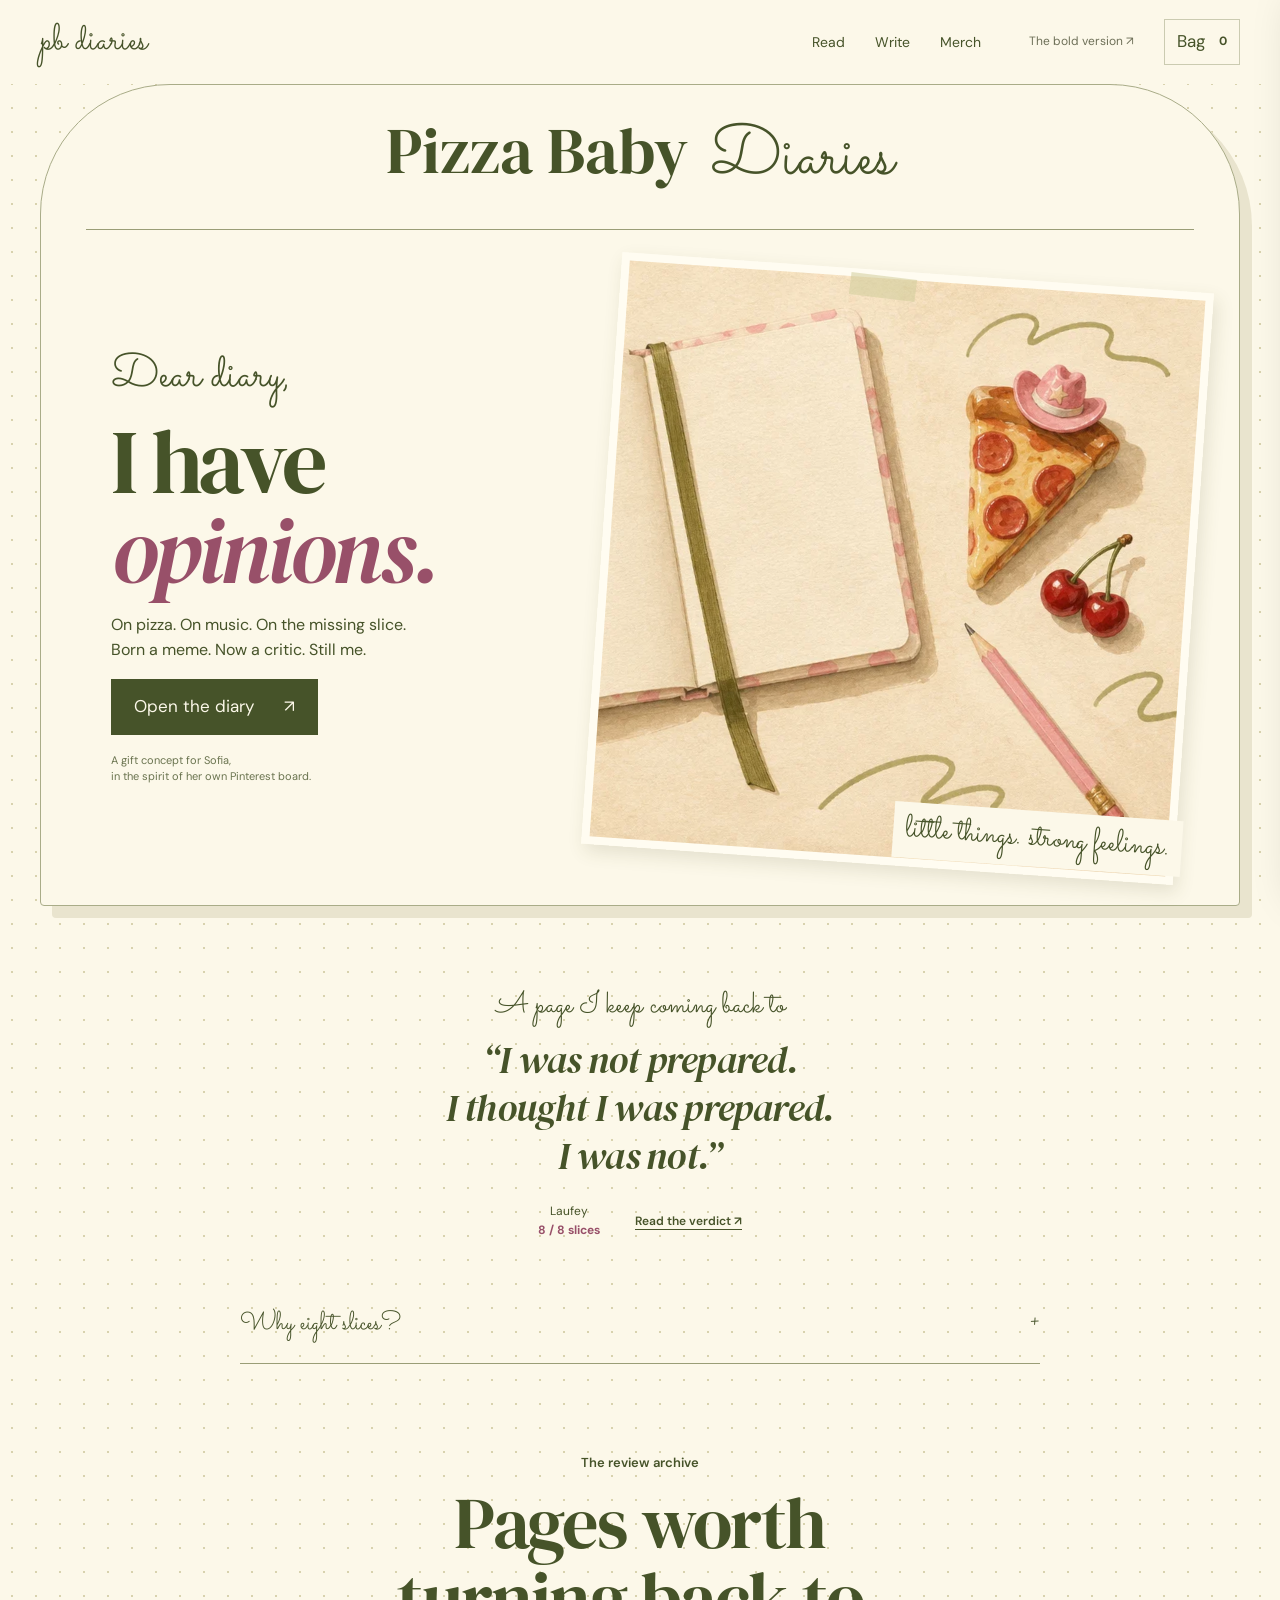
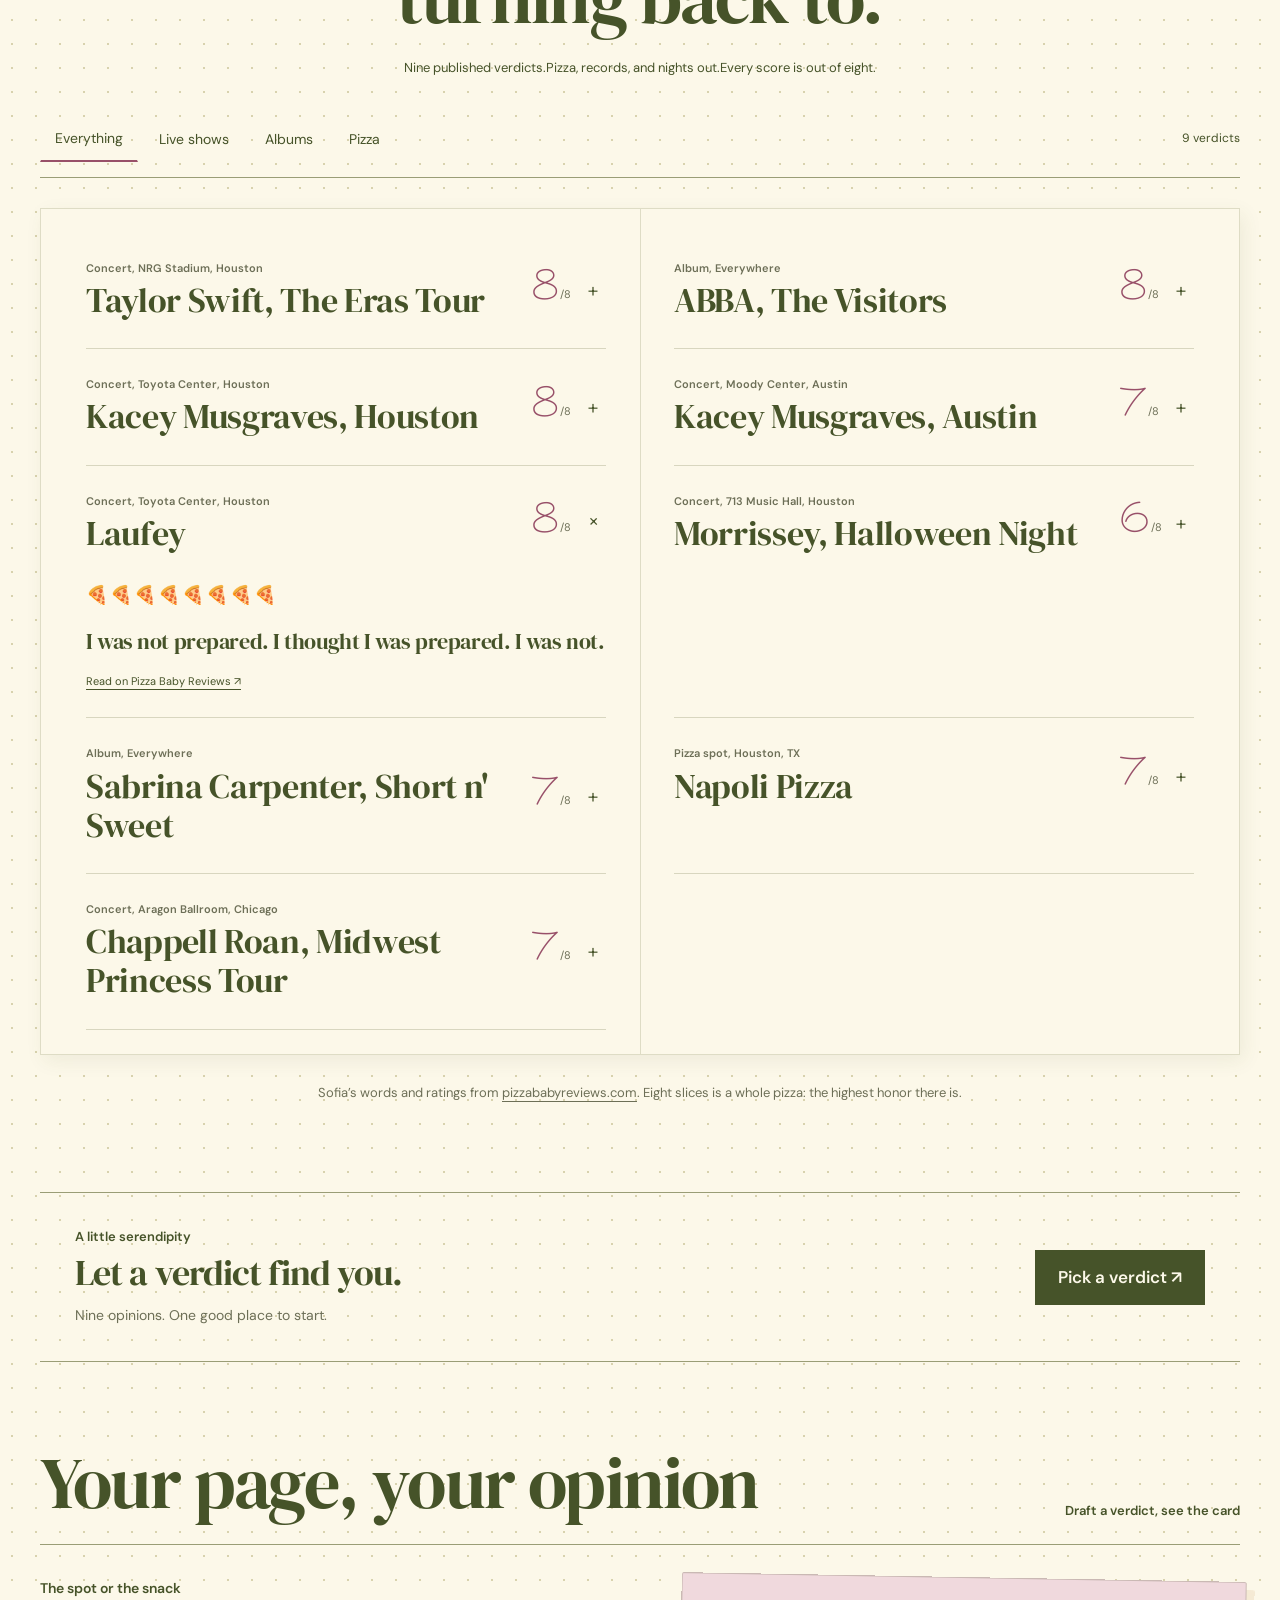
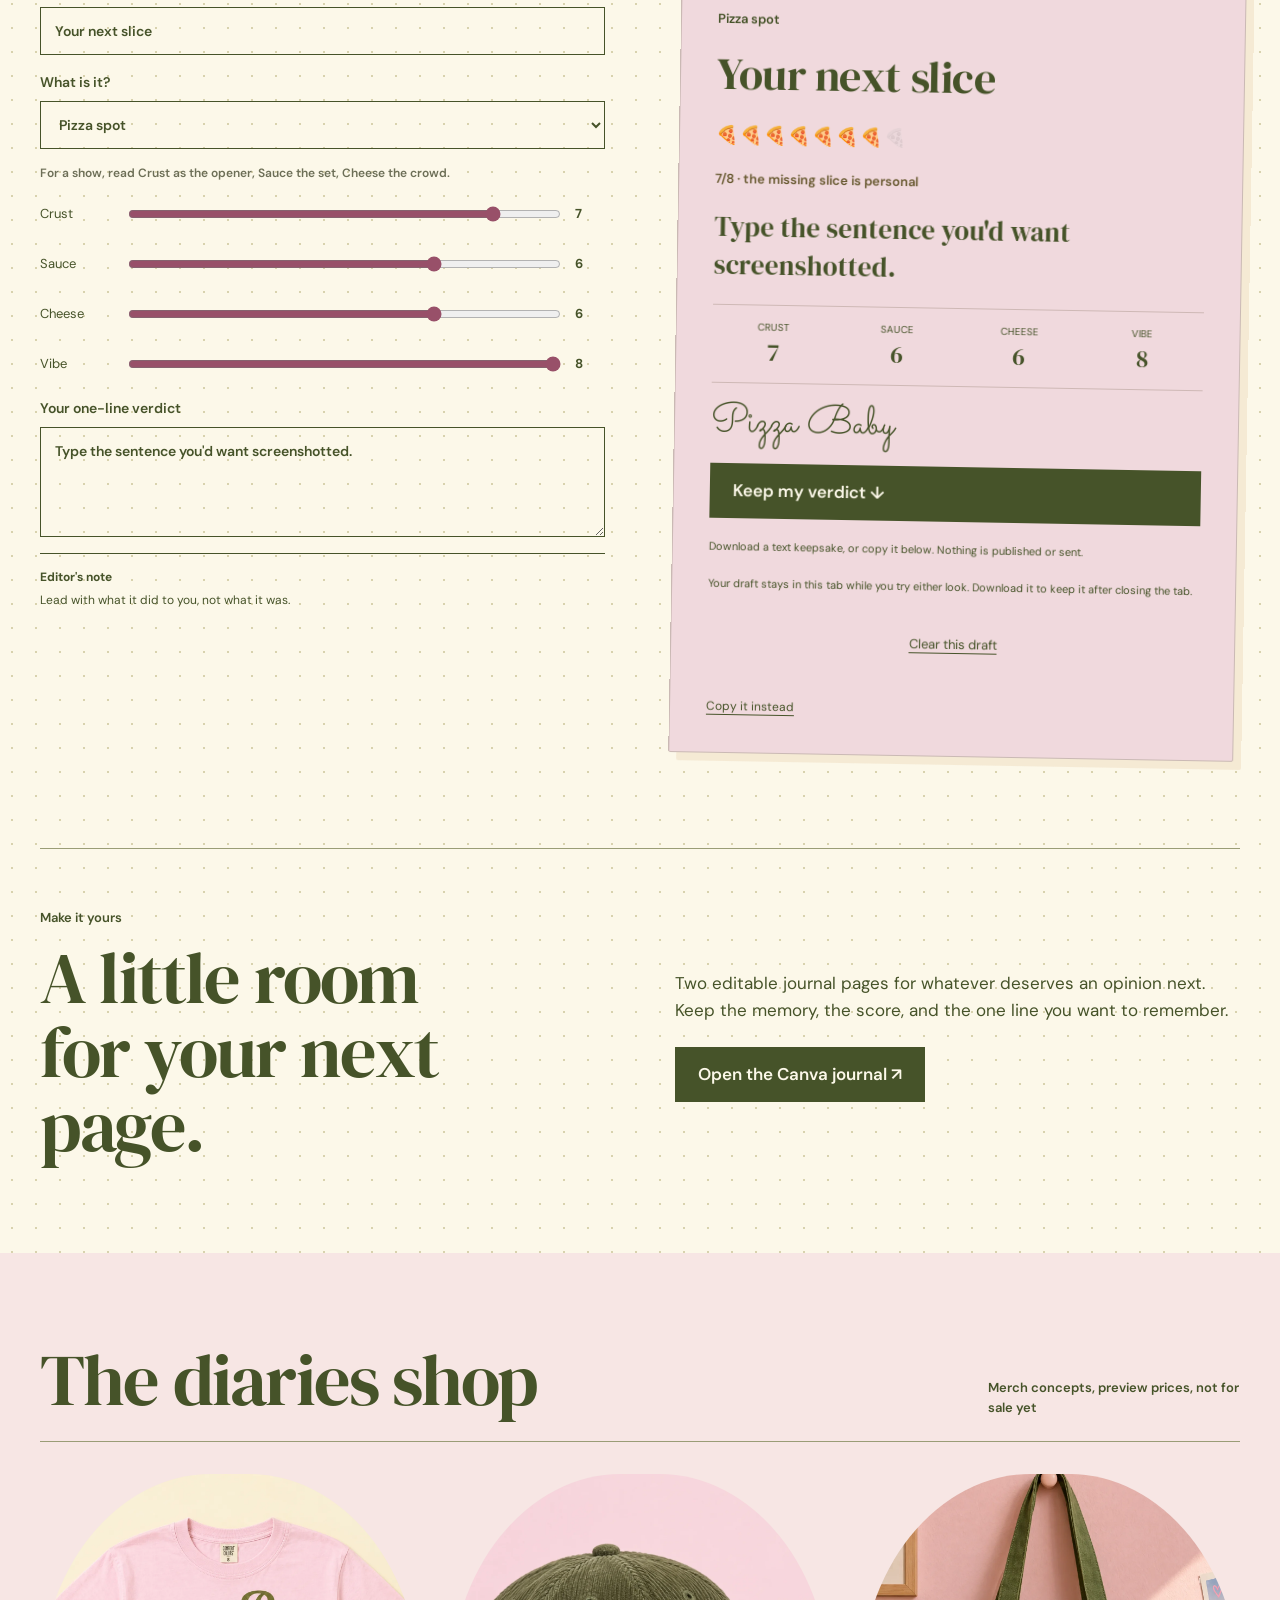
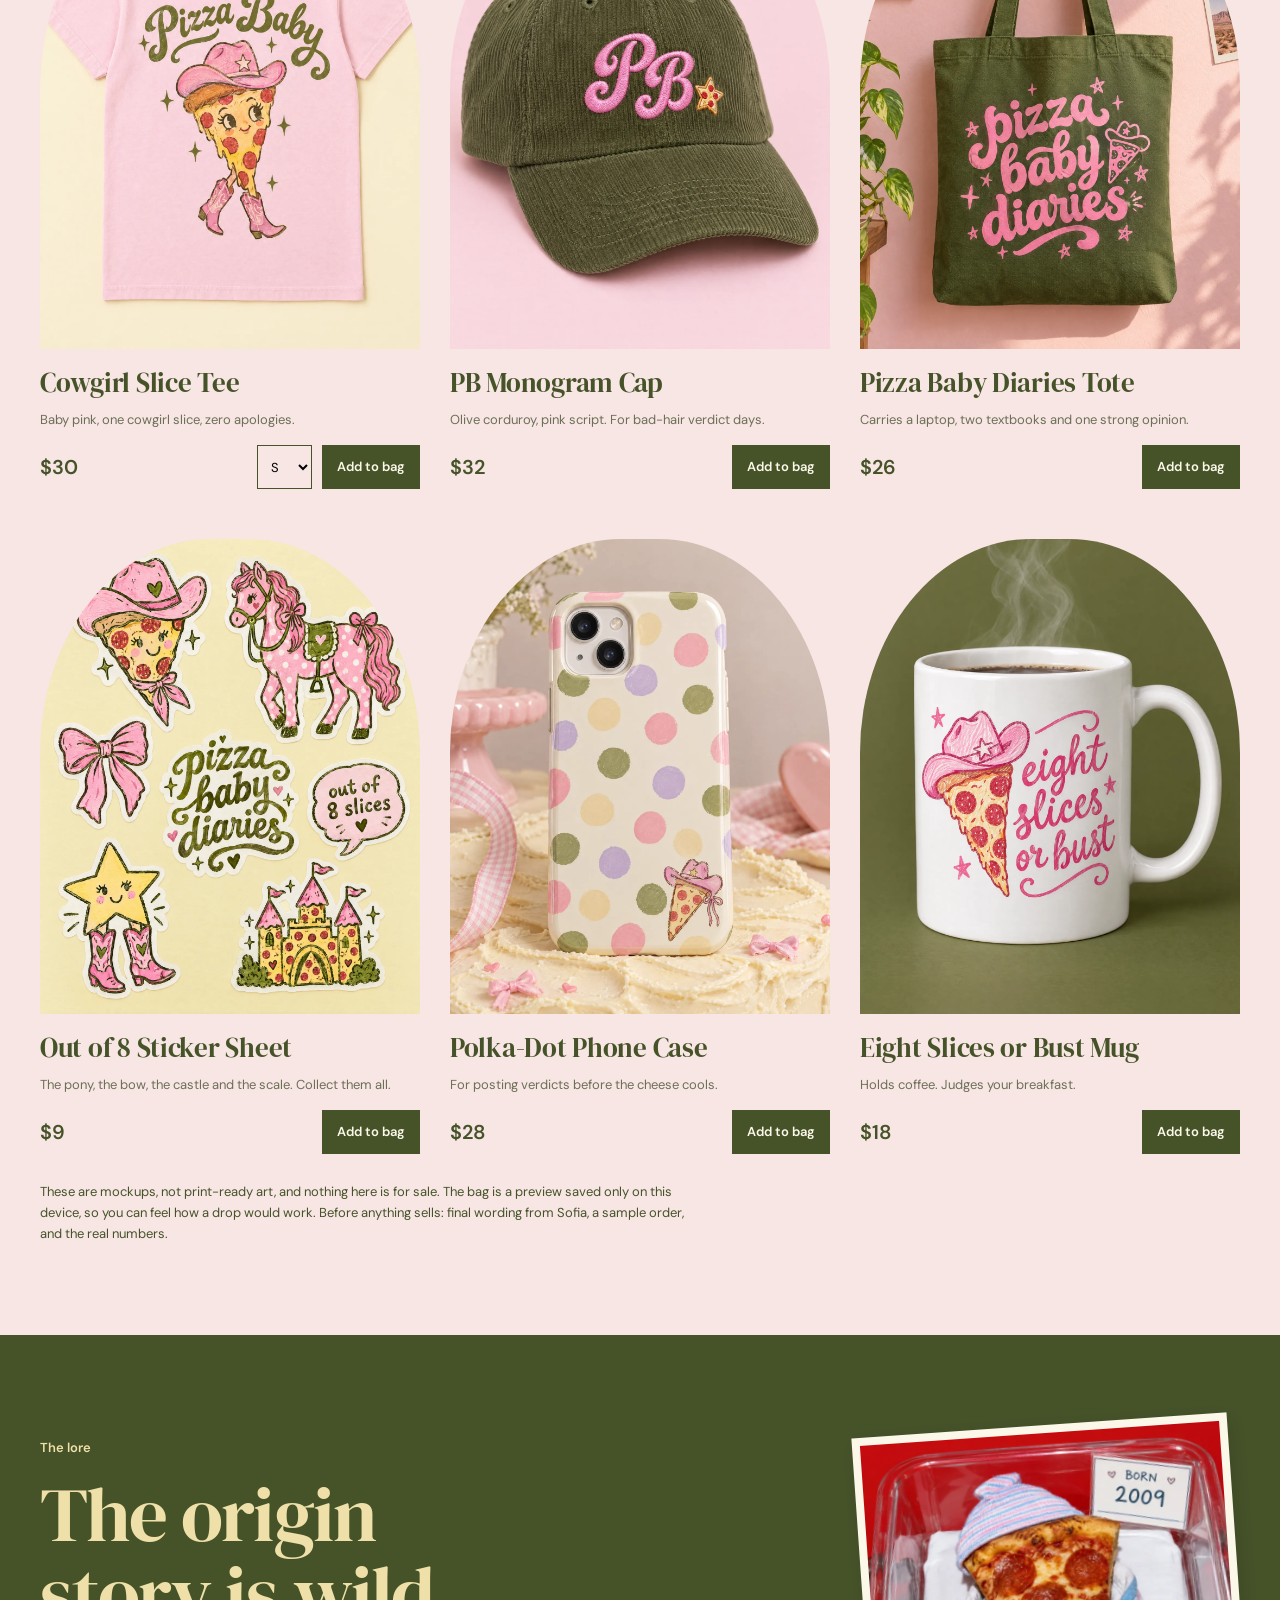
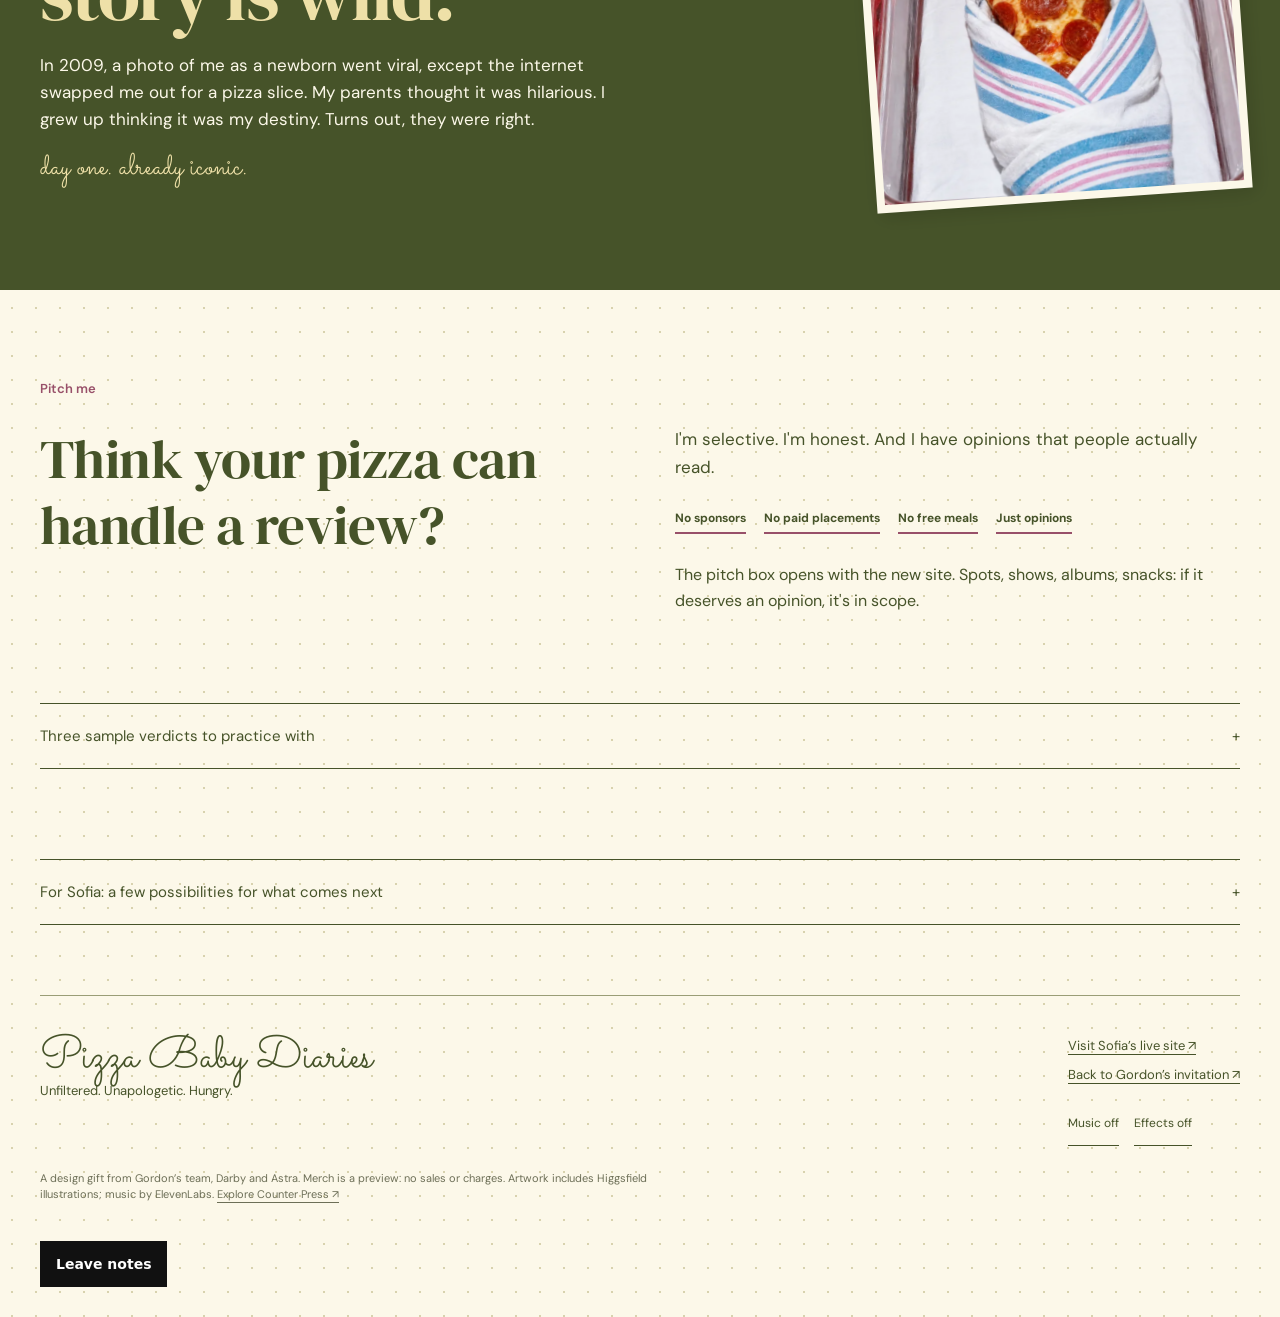
<file: diaries/index.html>
<!doctype html><html lang="en" data-look="diaries"><head><meta charset="utf-8"><meta name="viewport" content="width=device-width, initial-scale=1"><meta name="robots" content="noindex,nofollow,noarchive,noimageindex"><meta name="description" content="Pizza Baby's nine published verdicts, an eight-slice scale, and room for your next opinion."><title>Pizza Baby Diaries</title><script>(function(){var mode=document.documentElement.dataset.look,h=location.hash.toLowerCase(),wanted=h==='#diaries'?'diaries':(h==='#boxpress'||h==='#box')?'box':'';if(!wanted&&mode==='box'){try{wanted=localStorage.getItem('pizzababy-look')||''}catch(e){}}if(wanted&&wanted!==mode){location.replace(mode==='box'?'diaries/index.html'+location.hash:'../index.html'+location.hash)}})();</script><link rel="preconnect" href="https://fonts.googleapis.com"><link rel="preconnect" href="https://fonts.gstatic.com" crossorigin><link href="https://fonts.googleapis.com/css2?family=Anton&family=DM+Sans:wght@400;500;600;700&family=DM+Serif+Display:ital@0;1&family=Sacramento&display=swap" rel="stylesheet"><link rel="stylesheet" href="../design.css"></head><body><a class="skip" href="#verdicts">Skip to the reviews</a><header class="top"><div class="in wrap"><a class="logo" href="#top">pb diaries</a><nav class="nav" aria-label="Sections"><a href="#verdicts">Read</a><a href="#desk">Write</a><a href="#drop">Merch</a><a class="alternate" href="../index.html">The bold version ↗</a><button hidden data-pizza-enhanced class="bagbtn" id="bagbtn" aria-expanded="false" aria-controls="drawer">Bag <b id="bagcount">0</b></button></nav></div></header><main id="top"><section class="hero" data-note="First impression"><div class="wrap journal-cover"><div class="diary-wordmark">Pizza Baby <span>Diaries</span></div><div class="hero-grid"><div class="hero-copy"><p class="hand">Dear diary,</p><h1>I have<br><em>opinions.</em></h1><p>On pizza. On music. On the missing slice.<br>Born a meme. Now a critic. Still me.</p><a class="btn" href="#verdicts">Open the diary <span>↗</span></a><p class="concept-note">A gift concept for Sofia,<br>in the spirit of her own Pinterest board.</p></div><figure class="hero-art"><img src="../art/diary.webp" width="1536" height="1024" alt="A hand-painted review journal, an olive ribbon and a tiny cowgirl pizza slice on buttercream paper"><figcaption>little things. strong feelings.</figcaption></figure></div></div></section><aside class="featured wrap"><p>A page I keep coming back to</p><blockquote>“I was not prepared.<br>I thought I was prepared.<br>I was not.”</blockquote><div><span>Laufey<br><b>8 / 8 slices</b></span><a href="#review-5" data-open-review="review-5">Read the verdict ↗</a></div></aside><details class="scale-guide wrap"><summary>Why eight slices? <span>+</span></summary><div><img src="../art/eight-slice-scale.png" alt="Eight separate ceramic pizza slices forming one whole pizza" width="700" height="700" loading="lazy"><div><h2>A whole pizza.<br>The highest honor.</h2><p>Eight slices is Sofia’s top score. Seven means one slice is missing, and she always has a reason. Read the line behind the number: that’s where the opinion lives.</p><a href="#verdicts">Find your favorite verdict ↓</a></div></div></details><section id="verdicts" class="wrap review-section" data-note="Review archive"><div class="section-intro"><div><p class="eyebrow">The review archive</p><h2>Pages worth <br>turning back to.</h2></div><p>Nine published verdicts.<br>Pizza, records, and nights out.<br>Every score is out of eight.</p></div><div class="filter-row" hidden data-pizza-enhanced><div role="group" aria-label="Filter reviews"><button data-filter="all" aria-pressed="true">Everything</button><button data-filter="shows" aria-pressed="false">Live shows</button><button data-filter="albums" aria-pressed="false">Albums</button><button data-filter="pizza" aria-pressed="false">Pizza</button></div><span id="result-count" role="status">9 verdicts</span></div><div class="verdicts"><article class="vcard" id="review-1" data-category="shows"><details><summary><span class="review-number">01</span><span class="review-title"><span class="kind">Concert, NRG Stadium, Houston</span><h3>Taylor Swift, The Eras Tour</h3></span><span class="score">8<small>/8</small></span><span class="expand" aria-hidden="true">+</span></summary><div class="review-body"><div class="slices" role="img" aria-label="8 of 8 slices"><span>🍕</span><span>🍕</span><span>🍕</span><span>🍕</span><span>🍕</span><span>🍕</span><span>🍕</span><span>🍕</span></div><blockquote>I have been to a lot of concerts. I have never been to anything like this. I don't give 8 slices lightly. This one was never in question.</blockquote><a href="https://www.pizzababyreviews.com/reviews">Read on Pizza Baby Reviews ↗</a></div></details></article><article class="vcard" id="review-2" data-category="albums"><details><summary><span class="review-number">02</span><span class="review-title"><span class="kind">Album, Everywhere</span><h3>ABBA, The Visitors</h3></span><span class="score">8<small>/8</small></span><span class="expand" aria-hidden="true">+</span></summary><div class="review-body"><div class="slices" role="img" aria-label="8 of 8 slices"><span>🍕</span><span>🍕</span><span>🍕</span><span>🍕</span><span>🍕</span><span>🍕</span><span>🍕</span><span>🍕</span></div><blockquote>ABBA made their best album when they had nothing left to lose and everything to process. This one deserved better from history and I'm correcting the record.</blockquote><a href="https://www.pizzababyreviews.com/reviews">Read on Pizza Baby Reviews ↗</a></div></details></article><article class="vcard" id="review-3" data-category="shows"><details><summary><span class="review-number">03</span><span class="review-title"><span class="kind">Concert, Toyota Center, Houston</span><h3>Kacey Musgraves, Houston</h3></span><span class="score">8<small>/8</small></span><span class="expand" aria-hidden="true">+</span></summary><div class="review-body"><div class="slices" role="img" aria-label="8 of 8 slices"><span>🍕</span><span>🍕</span><span>🍕</span><span>🍕</span><span>🍕</span><span>🍕</span><span>🍕</span><span>🍕</span></div><blockquote>Her voice is the production. Eight slices. No notes. Houston showed up.</blockquote><a href="https://www.pizzababyreviews.com/reviews">Read on Pizza Baby Reviews ↗</a></div></details></article><article class="vcard" id="review-4" data-category="shows"><details><summary><span class="review-number">04</span><span class="review-title"><span class="kind">Concert, Moody Center, Austin</span><h3>Kacey Musgraves, Austin</h3></span><span class="score">7<small>/8</small></span><span class="expand" aria-hidden="true">+</span></summary><div class="review-body"><div class="slices" role="img" aria-label="7 of 8 slices"><span>🍕</span><span>🍕</span><span>🍕</span><span>🍕</span><span>🍕</span><span>🍕</span><span>🍕</span><span class="off">🍕</span></div><blockquote>Seven slices. The missing slice is the drive back on I-10 at midnight.</blockquote><a href="https://www.pizzababyreviews.com/reviews">Read on Pizza Baby Reviews ↗</a></div></details></article><article class="vcard" id="review-5" data-category="shows"><details open><summary><span class="review-number">05</span><span class="review-title"><span class="kind">Concert, Toyota Center, Houston</span><h3>Laufey</h3></span><span class="score">8<small>/8</small></span><span class="expand" aria-hidden="true">+</span></summary><div class="review-body"><div class="slices" role="img" aria-label="8 of 8 slices"><span>🍕</span><span>🍕</span><span>🍕</span><span>🍕</span><span>🍕</span><span>🍕</span><span>🍕</span><span>🍕</span></div><blockquote>I was not prepared. I thought I was prepared. I was not.</blockquote><a href="https://www.pizzababyreviews.com/reviews">Read on Pizza Baby Reviews ↗</a></div></details></article><article class="vcard" id="review-6" data-category="shows"><details><summary><span class="review-number">06</span><span class="review-title"><span class="kind">Concert, 713 Music Hall, Houston</span><h3>Morrissey, Halloween Night</h3></span><span class="score">6<small>/8</small></span><span class="expand" aria-hidden="true">+</span></summary><div class="review-body"><div class="slices" role="img" aria-label="6 of 8 slices"><span>🍕</span><span>🍕</span><span>🍕</span><span>🍕</span><span>🍕</span><span>🍕</span><span class="off">🍕</span><span class="off">🍕</span></div><blockquote>This is either the most on-brand thing I've ever done or a cry for help. Probably both.</blockquote><a href="https://www.pizzababyreviews.com/reviews">Read on Pizza Baby Reviews ↗</a></div></details></article><article class="vcard" id="review-7" data-category="albums"><details><summary><span class="review-number">07</span><span class="review-title"><span class="kind">Album, Everywhere</span><h3>Sabrina Carpenter, Short n' Sweet</h3></span><span class="score">7<small>/8</small></span><span class="expand" aria-hidden="true">+</span></summary><div class="review-body"><div class="slices" role="img" aria-label="7 of 8 slices"><span>🍕</span><span>🍕</span><span>🍕</span><span>🍕</span><span>🍕</span><span>🍕</span><span>🍕</span><span class="off">🍕</span></div><blockquote>Seven slices. The missing one is because I needed more.</blockquote><a href="https://www.pizzababyreviews.com/reviews">Read on Pizza Baby Reviews ↗</a></div></details></article><article class="vcard" id="review-8" data-category="pizza"><details><summary><span class="review-number">08</span><span class="review-title"><span class="kind">Pizza spot, Houston, TX</span><h3>Napoli Pizza</h3></span><span class="score">7<small>/8</small></span><span class="expand" aria-hidden="true">+</span></summary><div class="review-body"><div class="slices" role="img" aria-label="7 of 8 slices"><span>🍕</span><span>🍕</span><span>🍕</span><span>🍕</span><span>🍕</span><span>🍕</span><span>🍕</span><span class="off">🍕</span></div><blockquote>The margherita is the move. Don't overthink it. Seven slices. The missing one is because I had to share and I didn't want to.</blockquote><a href="https://www.pizzababyreviews.com/reviews">Read on Pizza Baby Reviews ↗</a></div></details></article><article class="vcard" id="review-9" data-category="shows"><details><summary><span class="review-number">09</span><span class="review-title"><span class="kind">Concert, Aragon Ballroom, Chicago</span><h3>Chappell Roan, Midwest Princess Tour</h3></span><span class="score">7<small>/8</small></span><span class="expand" aria-hidden="true">+</span></summary><div class="review-body"><div class="slices" role="img" aria-label="7 of 8 slices"><span>🍕</span><span>🍕</span><span>🍕</span><span>🍕</span><span>🍕</span><span>🍕</span><span>🍕</span><span class="off">🍕</span></div><blockquote>One slice off because the opener ran 20 minutes over and I was standing the whole time. My feet have opinions.</blockquote><a href="https://www.pizzababyreviews.com/reviews">Read on Pizza Baby Reviews ↗</a></div></details></article></div><p class="source-note">Sofia’s words and ratings from <a href="https://www.pizzababyreviews.com/reviews">pizzababyreviews.com</a>. Eight slices is a whole pizza: the highest honor there is.</p></section><section class="shuffle wrap" hidden data-pizza-enhanced><div class="spin"><div><p class="eyebrow">A little serendipity</p><h2>Let a verdict find you.</h2><p class="wheel" id="wheel" aria-live="polite">Nine opinions. One good place to start.</p></div><div><button class="btn" type="button" id="spinbtn">Pick a verdict ↗</button><a class="text-link" id="spingo" href="https://www.pizzababyreviews.com/reviews" hidden>Visit the full review archive ↗</a></div></div></section><section id="desk" class="wrap"  data-note="Critic's desk">
  <div class="lid"><h2>Your page, your opinion</h2><p class="stamp">Draft a verdict, see the card</p></div>
  <p class="source-note" data-pizza-pending>The interactive writing desk needs its scripts to load. You can still read the reviews or use the editable Canva companion below.</p>
  <div class="desk" hidden data-pizza-enhanced>
    <form class="form" id="vform" onsubmit="return false">
      <label for="f-spot">The spot or the snack<input type="text" id="f-spot" value="Your next slice" maxlength="60"></label>
      <label for="f-kind">What is it?<select id="f-kind"><option>Pizza spot</option><option>Concert</option><option>Album</option><option>Music festival</option><option>Snack product</option></select></label>
      <p class="stamp" style="color:var(--muted)">For a show, read Crust as the opener, Sauce the set, Cheese the crowd.</p><div class="rate"><span>Crust</span><input type="range" id="r-crust" min="1" max="8" value="7" aria-label="Crust"><b id="o-crust">7</b></div>
      <div class="rate"><span>Sauce</span><input type="range" id="r-sauce" min="1" max="8" value="6" aria-label="Sauce"><b id="o-sauce">6</b></div>
      <div class="rate"><span>Cheese</span><input type="range" id="r-cheese" min="1" max="8" value="6" aria-label="Cheese"><b id="o-cheese">6</b></div>
      <div class="rate"><span>Vibe</span><input type="range" id="r-vibe" min="1" max="8" value="8" aria-label="Vibe"><b id="o-vibe">8</b></div>
      <label for="f-line">Your one-line verdict<textarea id="f-line" maxlength="140">Type the sentence you'd want screenshotted.</textarea></label>
      <div class="coach" aria-live="polite"><b>Editor's note</b><span id="coach">Lead with what it did to you, not what it was.</span></div>
    </form>
    <div class="card-out" aria-live="polite">
      <p class="stamp" id="c-kind">Pizza spot</p>
      <h3 id="c-spot">Your next slice</h3>
      <div class="slices" id="c-slices" aria-label="Overall rating"></div>
      <p class="stamp" id="c-cap" style="color:var(--crust)"></p><p class="big" id="c-line"></p>
      <div class="scores"><span>CRUST<b id="s-crust">4</b></span><span>SAUCE<b id="s-sauce">4</b></span><span>CHEESE<b id="s-cheese">3</b></span><span>VIBE<b id="s-vibe">5</b></span></div>
      <p class="sig">Pizza Baby</p>
      <button type="button" id="keep-line" class="btn">Keep my verdict ↓</button><p class="save-note">Download a text keepsake, or copy it below. Nothing is published or sent.</p><p class="save-note" id="draft-status" role="status" hidden>Your draft stays in this tab while you try either look. Download it to keep it after closing the tab.</p><button type="button" class="text-link" id="clear-draft" hidden>Clear this draft</button><details id="copy-verdict"><summary>Copy it instead</summary><label class="sr-only" for="verdict-copy">Your verdict to copy</label><textarea id="verdict-copy" readonly></textarea></details>
    </div>
  </div>
</section><section class="companion wrap"><div><p class="eyebrow">Make it yours</p><h2>A little room<br>for your next page.</h2></div><div><p>Two editable journal pages for whatever deserves an opinion next. Keep the memory, the score, and the one line you want to remember.</p><a class="btn" href="https://canva.link/7q2tt09sjlferlx" target="_blank" rel="noopener">Open the Canva journal ↗</a></div></section><section id="drop"  data-note="Merch store">
  <div class="wrap" data-note-slot>
    <div class="lid"><h2><span data-only="box">The drop</span><span data-only="diaries">The diaries shop</span></h2><p class="stamp">Merch concepts, preview prices, not for sale yet</p></div>
    <div class="shop" id="shop"><article class="item" data-only="box" data-id="hoodie"><img src="../art/hoodie.webp" alt="Born a Meme Hoodie" loading="lazy"><div class="in"><h3>Born a Meme Hoodie</h3><p>Born a meme. Now a critic. Heavyweight, tomato red.</p><div class="buy"><span class="price">$48</span><select hidden data-pizza-enhanced aria-label="Size for Born a Meme Hoodie"><option>S</option><option>M</option><option>L</option><option>XL</option><option>2XL</option></select><button hidden data-pizza-enhanced class="btn" type="button">Add to bag</button></div></div></article><article class="item" data-only="box" data-id="tee"><img src="../art/tee.webp" alt="Meme Certified Tee" loading="lazy"><div class="in"><h3>Meme Certified Tee</h3><p>The OG 2009 seal, on black. Certified.</p><div class="buy"><span class="price">$30</span><select hidden data-pizza-enhanced aria-label="Size for Meme Certified Tee"><option>S</option><option>M</option><option>L</option><option>XL</option><option>2XL</option></select><button hidden data-pizza-enhanced class="btn" type="button">Add to bag</button></div></div></article><article class="item" data-only="box" data-id="tote"><img src="../art/tote.webp" alt="Unfiltered Tote" loading="lazy"><div class="in"><h3>Unfiltered Tote</h3><p>Unfiltered. Unapologetic. Hungry. Fits a pizza box, nearly.</p><div class="buy"><span class="price">$24</span><button hidden data-pizza-enhanced class="btn" type="button">Add to bag</button></div></div></article><article class="item" data-only="box" data-id="stickers"><img src="../art/stickers.webp" alt="No Free Meals Sticker Sheet" loading="lazy"><div class="in"><h3>No Free Meals Sticker Sheet</h3><p>No sponsors. No free meals. For your laptop and your opinions.</p><div class="buy"><span class="price">$8</span><button hidden data-pizza-enhanced class="btn" type="button">Add to bag</button></div></div></article><article class="item" data-only="box" data-id="beanie"><img src="../art/beanie.webp" alt="The Day One Beanie" loading="lazy"><div class="in"><h3>The Day One Beanie</h3><p>Hospital-blanket stripes. The hat the slice wore first.</p><div class="buy"><span class="price">$28</span><button hidden data-pizza-enhanced class="btn" type="button">Add to bag</button></div></div></article><article class="item" data-only="box" data-id="pins"><img src="../art/pins.webp" alt="The Slice Scale Pin Set" loading="lazy"><div class="in"><h3>The Slice Scale Pin Set</h3><p>A slice-scale pin set and the baby in the beanie. Eight slices makes a whole pizza.</p><div class="buy"><span class="price">$35</span><button hidden data-pizza-enhanced class="btn" type="button">Add to bag</button></div></div></article><article class="item" data-only="diaries" data-id="b-tee"><img src="../art/b-tee.webp" alt="Cowgirl Slice Tee" loading="lazy"><div class="in"><h3>Cowgirl Slice Tee</h3><p>Baby pink, one cowgirl slice, zero apologies.</p><div class="buy"><span class="price">$30</span><select hidden data-pizza-enhanced aria-label="Size for Cowgirl Slice Tee"><option>S</option><option>M</option><option>L</option><option>XL</option></select><button hidden data-pizza-enhanced class="btn" type="button">Add to bag</button></div></div></article><article class="item" data-only="diaries" data-id="b-cap"><img src="../art/b-cap.webp" alt="PB Monogram Cap" loading="lazy"><div class="in"><h3>PB Monogram Cap</h3><p>Olive corduroy, pink script. For bad-hair verdict days.</p><div class="buy"><span class="price">$32</span><button hidden data-pizza-enhanced class="btn" type="button">Add to bag</button></div></div></article><article class="item" data-only="diaries" data-id="b-tote"><img src="../art/b-tote.webp" alt="Pizza Baby Diaries Tote" loading="lazy"><div class="in"><h3>Pizza Baby Diaries Tote</h3><p>Carries a laptop, two textbooks and one strong opinion.</p><div class="buy"><span class="price">$26</span><button hidden data-pizza-enhanced class="btn" type="button">Add to bag</button></div></div></article><article class="item" data-only="diaries" data-id="b-stickers"><img src="../art/b-stickers.webp" alt="Out of 8 Sticker Sheet" loading="lazy"><div class="in"><h3>Out of 8 Sticker Sheet</h3><p>The pony, the bow, the castle and the scale. Collect them all.</p><div class="buy"><span class="price">$9</span><button hidden data-pizza-enhanced class="btn" type="button">Add to bag</button></div></div></article><article class="item" data-only="diaries" data-id="b-case"><img src="../art/b-case.webp" alt="Polka-Dot Phone Case" loading="lazy"><div class="in"><h3>Polka-Dot Phone Case</h3><p>For posting verdicts before the cheese cools.</p><div class="buy"><span class="price">$28</span><button hidden data-pizza-enhanced class="btn" type="button">Add to bag</button></div></div></article><article class="item" data-only="diaries" data-id="b-mug"><img src="../art/b-mug.webp" alt="Eight Slices or Bust Mug" loading="lazy"><div class="in"><h3>Eight Slices or Bust Mug</h3><p>Holds coffee. Judges your breakfast.</p><div class="buy"><span class="price">$18</span><button hidden data-pizza-enhanced class="btn" type="button">Add to bag</button></div></div></article></div>
    <p class="shopnote">These are mockups, not print-ready art, and nothing here is for sale. The bag is a preview saved only on this device, so you can feel how a drop would work. Before anything sells: final wording from Sofia, a sample order, and the real numbers.</p>
  </div>
</section><section id="lore" class="lore" data-note="The lore">
  <div class="in wrap">
    <div style="display:grid;gap:18px" data-note-slot>
      <p class="stamp" style="color:var(--crust)">The lore</p>
      <h2>The origin story is wild.</h2>
      <p>In 2009, a photo of me as a newborn went viral, except the internet swapped me out for a pizza slice. My parents thought it was hilarious. I grew up thinking it was my destiny. Turns out, they were right.</p>
      <p class="hand" style="color:var(--crust);font-size:30px">day one. already iconic.</p>
    </div>
    <img class="seal" src="../art/hero.webp" alt="An illustration of the pizza slice wrapped like a newborn that inspired the Pizza Baby story" loading="lazy" style="aspect-ratio:1;object-fit:cover;object-position:50% 40%">
  </div>
</section><section class="wrap">
    <div class="pitch" id="pitch">
      <p class="stamp">Pitch me</p>
      <h3>Think your pizza can handle a review?</h3>
      <p>I'm selective. I'm honest. And I have opinions that people actually read.</p>
      <div class="rules"><span>No sponsors</span><span>No paid placements</span><span>No free meals</span><span>Just opinions</span></div>
      <p style="font-size:16px">The pitch box opens with the new site. Spots, shows, albums, snacks: if it deserves an opinion, it's in scope.</p>
    </div>
</section>

<section class="samples wrap"><details><summary>Three sample verdicts to practice with <span>+</span></summary><div class="lid" style="margin-top:56px"><h2 style="font-size:clamp(30px,4.5vw,54px)">Samples for the semester</h2><p class="stamp">Starter verdicts in her format, not real reviews</p></div>
  <div class="verdicts"><article class="vcard sample"><p class="kind">Dining hall, Tuesday</p><h3>Dining Hall Pepperoni</h3><div class="slices" role="img" aria-label="5 of 8 slices"><span>🍕</span><span>🍕</span><span>🍕</span><span>🍕</span><span>🍕</span><span class="off">🍕</span><span class="off">🍕</span><span class="off">🍕</span></div><blockquote>The cheese had given up before I got there. The crust had not, and I respect a crust that shows up for work. Five slices. Three of them are for the crust's attitude.</blockquote><span class="tagsample">Sample verdict</span></article><article class="vcard sample"><p class="kind">Late night, 1:14 a.m.</p><h3>Gas Station Slice, Under the Heat Lamp</h3><div class="slices" role="img" aria-label="6 of 8 slices"><span>🍕</span><span>🍕</span><span>🍕</span><span>🍕</span><span>🍕</span><span>🍕</span><span class="off">🍕</span><span class="off">🍕</span></div><blockquote>I didn't choose this slice. It chose me, at a moment of weakness and a quarter tank. Six slices. Two are pure gratitude.</blockquote><span class="tagsample">Sample verdict</span></article><article class="vcard sample"><p class="kind">Taste test, Dorm microwave</p><h3>Frozen Pizza vs. the Microwave</h3><div class="slices" role="img" aria-label="3 of 8 slices"><span>🍕</span><span>🍕</span><span>🍕</span><span class="off">🍕</span><span class="off">🍕</span><span class="off">🍕</span><span class="off">🍕</span><span class="off">🍕</span></div><blockquote>The box promised a rising crust. Nothing rose. Not the crust, not my spirits. Three slices, and one of them is for the box art.</blockquote><span class="tagsample">Sample verdict</span></article></div>
  <p class="note" style="margin-top:18px">Written by Gordon's team in her style as templates for college-life reviews. Every score is out of 8 slices, the way she rates. Replace, rewrite or roast them.</p>
</details></section><details class="creator-notes wrap"><summary>For Sofia: a few possibilities for what comes next <span>+</span></summary><section class="gift" id="for-sofia" data-note="Ways to earn">
  <div class="wrap" data-note-slot>
    <div class="lid"><h2>For Sofia</h2><p class="stamp">How this site earns, on your terms</p></div>
    <p style="max-width:66ch;margin-bottom:24px">A gift from Gordon's team: a home for your verdicts that pays for your pizza habit and builds your writing, while you're in college. Your promise stays intact: nobody can buy a verdict. These switch on whenever you want them.</p>
    
    <div class="plan">
      <div><p class="stamp" style="color:var(--tomato)">1, Merch</p><h3>The drop</h3><p>Print-on-demand (Printful or Printify into a Shopify or Big Cartel store) means you can explore fulfilment without holding unsold hoodies. It still costs something: a sample order, store fees, and a thinner margin per piece. The designs above are concepts to choose from, then redraw as print files.</p></div>
      <div><p class="stamp" style="color:var(--tomato)">2, Newsletter</p><h3>The Slice Report</h3><p>One weekly verdict by email (a newsletter platform). Your readers, owned by you, not by an algorithm. Consider paid tiers later, if they fit.</p></div>
      <div><p class="stamp" style="color:var(--tomato)">3, Tips</p><h3>Buy the critic a slice</h3><p>A Ko-fi or Buy Me a Coffee link lets fans fund the next review without anyone touching the verdict.</p></div>
      <div><p class="stamp" style="color:var(--tomato)">4, Craft</p><h3>The critic's desk</h3><p>Four scores and one sentence, every time. Writing the line you'd want screenshotted is the whole skill. Practice it here.</p></div>
    </div>
  </div>
</section></details></main><div class="toast" id="toast" role="status"></div>
<div class="scrim" id="scrim"></div>
<aside role="dialog" aria-modal="true" class="drawer" id="drawer" aria-label="Your bag" aria-hidden="true" inert>
  <header><h2 style="font-size:30px">Your bag</h2><button class="x" type="button" id="close" aria-label="Close bag">×</button></header>
  <ul id="baglist"></ul>
  <footer>
    <p style="display:flex;justify-content:space-between"><span>Preview subtotal</span><b id="subtotal">$0</b></p>
    <button class="btn" type="button" id="checkout">Preview checkout</button>
    <p class="checkout-msg" id="checkout-msg" hidden>Just a preview: nothing is for sale yet and nothing was charged. Your bag stays saved on this device, like leftovers but legal.</p>
  </footer>
</aside>



<audio id="tune" src="../audio/jingle.mp3" loop preload="none"></audio>
<footer class="site wrap"><div><a class="footer-mark" href="#top">Pizza Baby Diaries</a><p>Unfiltered. Unapologetic. Hungry.</p></div><div><p><a href="https://www.pizzababyreviews.com/">Visit Sofia’s live site ↗</a></p><p><a href="https://gordonusc.github.io/cale-yarborough/for-cale/">Back to Gordon’s invitation ↗</a></p><div class="sound" hidden data-pizza-enhanced><button id="jingle" aria-pressed="false">Music off</button><button id="pops" aria-pressed="false">Effects off</button></div></div><p class="credit">A design gift from Gordon’s team, Darby and Astra. Merch is a preview: no sales or charges. Artwork includes Higgsfield illustrations; music by ElevenLabs. <a href="../index.html">Explore Counter Press ↗</a></p></footer><script>
(function(){
  var $=function(s){return document.querySelector(s)};
  /* the drop: product copy uses only her own lines */
  var ITEMS=[].map.call(document.querySelectorAll('#shop .item'),function(el){return {id:el.dataset.id,name:el.querySelector('h3').textContent,price:+el.querySelector('.price').textContent.replace('$',''),img:el.querySelector('img').getAttribute('src')}});
  var shop=$('#shop');
  shop.addEventListener('click',function(e){var b=e.target.closest('.btn');if(!b)return;var el=b.closest('.item'),it=ITEMS.filter(function(x){return x.id===el.dataset.id})[0],sz=el.querySelector('select');add(it,sz?sz.value:'')});
  function renderShop(){}
  var KEY='pizzababy-bag',bag=[];
  try{bag=JSON.parse(localStorage.getItem(KEY)||'[]');if(!Array.isArray(bag))bag=[];bag=bag.filter(function(b){return b&&find(b.id)&&Number.isInteger(b.q)&&b.q>0&&typeof b.size==='string'})}catch(e){bag=[]}
  function save(){try{localStorage.setItem(KEY,JSON.stringify(bag))}catch(e){}}
  function find(id){return ITEMS.filter(function(i){return i.id===id})[0]}
  function add(it,size){var k=it.id+'|'+size,ex=bag.filter(function(b){return b.k===k})[0];if(ex)ex.q++;else bag.push({k:k,id:it.id,size:size,q:1});save();paint();open(true)}
  function paint(){
    var n=0,sub=0,ul=$('#baglist');ul.innerHTML='';
    bag.forEach(function(b,i){var it=find(b.id);if(!it)return;n+=b.q;sub+=b.q*it.price;
      var li=document.createElement('li');li.innerHTML='<img src="'+it.img+'" alt=""><span><b>'+it.name+'</b><br><small>'+(b.size?'Size '+esc(b.size)+' · ':'')+'Qty '+b.q+' · $'+(b.q*it.price)+'</small></span><button type="button">Remove</button>';
      var remove=li.querySelector('button');remove.setAttribute('aria-label','Remove '+it.name+(b.size?', size '+b.size:''));
      remove.addEventListener('click',function(){bag.splice(i,1);save();paint();var remaining=$('#baglist').querySelectorAll('button');(remaining[Math.min(i,remaining.length-1)]||$('#close')).focus();toast(it.name+' removed from your preview bag.');});ul.appendChild(li)});
    if(!bag.length)ul.innerHTML='<li style="display:block;color:var(--muted)">Empty. Bold choice. Even the box has more in it.</li>';
    $('#bagcount').textContent=n;$('#subtotal').textContent='$'+sub;$('#checkout').hidden=n===0;if(n===0)$('#checkout-msg').hidden=true;
  }
  var dr=$('#drawer'),sc=$('#scrim');
  var previousFocus;
  function open(on){if(on)previousFocus=document.activeElement;dr.classList.toggle('open',on);sc.classList.toggle('on',on);dr.setAttribute('aria-hidden',!on);dr.inert=!on;document.body.classList.toggle('bag-open',on);$('#bagbtn').setAttribute('aria-expanded',String(on));if(on)$('#close').focus();else if(previousFocus)previousFocus.focus()}
  dr.addEventListener('keydown',function(e){if(e.key!=='Tab')return;var nodes=[].slice.call(dr.querySelectorAll('button:not([hidden]),a[href],select'));var first=nodes[0],last=nodes[nodes.length-1];if(e.shiftKey&&document.activeElement===first){e.preventDefault();last.focus()}else if(!e.shiftKey&&document.activeElement===last){e.preventDefault();first.focus()}});
  $('#bagbtn').addEventListener('click',function(){open(true)});$('#close').addEventListener('click',function(){open(false)});sc.addEventListener('click',function(){open(false)});
  document.addEventListener('keydown',function(e){if(e.key==='Escape'&&dr.classList.contains('open'))open(false)});
  $('#checkout').addEventListener('click',function(){$('#checkout-msg').hidden=false});
  paint();

  /* the critic's desk */
  var parts=['crust','sauce','cheese','vibe'];
  function esc(s){return String(s).replace(/[&<>"]/g,function(c){return{'&':'&amp;','<':'&lt;','>':'&gt;','"':'&quot;'}[c]})}
  function coach(line){
    var t=line.trim(),w=t.split(/\s+/).filter(Boolean).length;
    if(!t||/^Type the sentence/.test(t))return 'Lead with what it did to you, not what it was.';
    if(w>24)return 'That’s '+w+' words. A verdict lands harder under 20. Cut the warm-up.';
    if(/\b(good|nice|delicious|amazing|tasty)\b/i.test(t))return 'Swap the safe word for the specific one. What exactly did it do?';
    if(!/[.!?]$/.test(t))return 'End it like you mean it. Give it a full stop.';
    return 'That’s a screenshot line. Ship it.';
  }
  function draw(){
    var v={};parts.forEach(function(p){v[p]=+$('#r-'+p).value;$('#o-'+p).textContent=v[p];$('#s-'+p).textContent=v[p]});
    var avg=Math.round((v.crust+v.sauce+v.cheese+v.vibe)/4);
    $('#c-slices').innerHTML=[1,2,3,4,5,6,7,8].map(function(i){return '<span class="'+(i<=avg?'':'off')+'">🍕</span>'}).join('');
    $('#c-slices').setAttribute('aria-label',avg+' of 8 slices');
    $('#c-cap').textContent=avg+'/8 · '+['','a cry for help','edible, technically','the microwave won','fine. FINE.','a solid weeknight','would fight a stranger for it','the missing slice is personal','a whole pizza. legend status.'][avg];
    $('#c-spot').textContent=$('#f-spot').value||'Your next slice';$('#c-kind').textContent=$('#f-kind').value;
    var line=$('#f-line').value;$('#c-line').innerHTML=esc(line);$('#coach').textContent=coach(line);$('#verdict-copy').value=$('#c-spot').textContent+'\n'+line+'\n'+avg+' of 8 slices';
  }
  ['#f-spot','#f-kind','#f-line','#r-crust','#r-sauce','#r-cheese','#r-vibe'].forEach(function(s){$(s).addEventListener('input',draw)});draw();

  var root=document.documentElement;
  var tt;function toast(m){var t=$('#toast');t.textContent=m;t.classList.add('on');clearTimeout(tt);tt=setTimeout(function(){t.classList.remove('on')},2200)}
  /* jingle, opt-in */
  var tune=$('#tune'),jb=$('#jingle');
  jb.addEventListener('click',function(){if(tune.paused){tune.volume=.45;tune.play().then(function(){jb.textContent='Music on';jb.setAttribute('aria-pressed','true')}).catch(function(){})}else{tune.pause();jb.textContent='Music off';jb.setAttribute('aria-pressed','false')}});

  /* joy layer: confetti, sfx, draggable stickers, pop-in slices, tilt, roulette */
  var reduce=matchMedia('(prefers-reduced-motion: reduce)').matches;
  var sfx={pop:new Audio('../audio/pop.mp3'),spin:new Audio('../audio/spin.mp3')};
  var pb=$('#pops');pb.addEventListener('click',function(){var on=pb.getAttribute('aria-pressed')!=='true';pb.setAttribute('aria-pressed',on);pb.textContent=on?'Effects on':'Effects off';if(on)play('pop')});
  function soundOn(){return pb.getAttribute('aria-pressed')==='true'}
  function play(n){if(!soundOn())return;try{var a=sfx[n].cloneNode();a.volume=.7;a.play().catch(function(){})}catch(e){}}
  function burst(){}
  document.addEventListener('click',function(e){var b=e.target.closest('#shop .btn');if(b){burst(18);play('pop')}});
  document.querySelectorAll('.looks button').forEach(function(b){b.addEventListener('click',function(){burst(30);play('pop')})});
  var last8=false;['#r-crust','#r-sauce','#r-cheese','#r-vibe'].forEach(function(id){$(id).addEventListener('change',function(){var all=['crust','sauce','cheese','vibe'].every(function(p){return +$('#r-'+p).value===8});if(all&&!last8){burst(40);play('pop');toast('A whole pizza. Legend status.')}last8=all})});
  /* stickers you can move */
  document.querySelectorAll('.sticker').forEach(function(st){var sx,sy,ox=0,oy=0,drag=false,base=getComputedStyle(st).transform;
    st.addEventListener('pointerdown',function(e){drag=true;sx=e.clientX-ox;sy=e.clientY-oy;st.setPointerCapture(e.pointerId)});
    st.addEventListener('pointermove',function(e){if(!drag)return;ox=e.clientX-sx;oy=e.clientY-sy;st.style.translate=ox+'px '+oy+'px'});
    st.addEventListener('pointerup',function(){if(drag&&Math.abs(ox)+Math.abs(oy)>30)play('pop');drag=false})});
  /* slices pop in as cards arrive */
  var io='IntersectionObserver' in window?new IntersectionObserver(function(es){es.forEach(function(en){if(en.isIntersecting){var c=en.target;[].forEach.call(c.querySelectorAll('.slices span'),function(sp,i){sp.style.animationDelay=(i*70)+'ms'});c.classList.add('in');io.unobserve(c)}})},{threshold:.35}):null;
  document.querySelectorAll('.vcard').forEach(function(c){if(io&&!reduce)io.observe(c);else c.classList.add('in')});
  /* spin the slice: lands on one of her real verdicts */
  var cards=[].slice.call(document.querySelectorAll('#verdicts .vcard:not(.sample)'));
  var spinning=false;
  $('#spinbtn').addEventListener('click',function(){if(spinning)return;spinning=true;this.setAttribute('aria-disabled','true');this.setAttribute('aria-busy','true');resetReviewFilter();var w=$('#wheel'),i=0,n=reduce?1:14,pick;play('spin');w.classList.add('go');cards.forEach(function(c){c.classList.remove('pick')});
    (function step(){pick=cards[Math.floor(Math.random()*cards.length)];w.textContent=pick.querySelector('h3').textContent;if(++i<n)setTimeout(step,60+i*14);else{spinning=false;$('#spinbtn').removeAttribute('aria-disabled');$('#spinbtn').removeAttribute('aria-busy');resetReviewFilter();w.classList.remove('go');w.textContent=pick.querySelector('h3').textContent+', '+pick.querySelector('.slices').getAttribute('aria-label');pick.classList.add('pick');var details=pick.querySelector('details');if(details)details.open=true;burst(20);var g=$('#spingo');if(g)g.hidden=false;setTimeout(function(){pick.scrollIntoView({behavior:reduce?'auto':'smooth',block:'center'})},500)}})()});
  document.addEventListener('visibilitychange',function(){if(document.hidden&&!tune.paused){tune.pause();jb.textContent='Music off';jb.setAttribute('aria-pressed','false')}});

  var reviewCards=[].slice.call(document.querySelectorAll('#verdicts .vcard:not(.sample)'));
  var filterButtons=document.querySelectorAll('[data-filter]');
  function applyFilter(cat){var count=0;reviewCards.forEach(function(c){var visible=cat==='all'||c.dataset.category===cat;c.hidden=!visible;if(visible)count++});filterButtons.forEach(function(b){b.setAttribute('aria-pressed',String(b.dataset.filter===cat))});$('#result-count').textContent=count+' '+(count===1?'verdict':'verdicts');}
  function resetReviewFilter(){applyFilter('all')}
  filterButtons.forEach(function(b){b.addEventListener('click',function(){applyFilter(b.dataset.filter)})});
  document.querySelectorAll('[data-open-review]').forEach(function(a){a.addEventListener('click',function(){resetReviewFilter();var c=document.getElementById(a.dataset.openReview);if(c)c.querySelector('details').open=true})});
  $('#keep-line').addEventListener('click',function(){
    var text=$('#c-spot').textContent+'\n'+$('#c-line').textContent+'\n'+$('#c-slices').getAttribute('aria-label');
    $('#copy-verdict').open=true;$('#verdict-copy').value=text;
    var url,a;
    try{
      a=document.createElement('a');
      if(!('download' in a)||typeof URL.createObjectURL!=='function')throw new Error('Download unavailable');
      url=URL.createObjectURL(new Blob([text],{type:'text/plain;charset=utf-8'}));
      a.href=url;a.download='my-pizza-baby-verdict.txt';document.body.appendChild(a);a.click();
      toast('Download requested. You can also copy your verdict below.');
    }catch(error){
      $('#verdict-copy').focus();$('#verdict-copy').select();
      toast('Download unavailable. Copy your selected verdict below.');
    }finally{
      if(a&&a.parentNode)a.remove();
      if(url)setTimeout(function(){URL.revokeObjectURL(url)},1000);
    }
  });
  // Reveal tools only after their handlers and initial output are ready.
  document.documentElement.dataset.pizzaReady='true';
  document.querySelectorAll('[data-pizza-enhanced]').forEach(function(el){el.hidden=false});
  document.querySelectorAll('[data-pizza-pending]').forEach(function(el){el.hidden=true});
})();
</script><script src="../desk-draft.js"></script><script>window.NOTES_CONFIG={site:"pizzababy",who:"Sofia",title:"Pizza Baby redesign",label:"Notes for Gordon",lookNames:{box:"Counter Press",diaries:"Pizza Baby Diaries"}};</script><script src="../notes.js"></script><script>document.querySelectorAll('a.alternate,.credit a').forEach(function(a){a.addEventListener('click',function(){try{localStorage.setItem('pizzababy-look',document.documentElement.dataset.look==='box'?'diaries':'box')}catch(e){}})});</script></body></html>
</file>
<file: design.css>
/* Counter Press: a counter menu and music paper. Diaries: a reading journal.
   Shared functionality, deliberately different composition and typographic rhythm. */
:root{--paper:#fff4cc;--ink:#242219;--muted:#6d624d;--tomato:#ce3028;--crust:#f0c546;--mozz:#fff7df;--char:#242219;--grease:#f5dfa0;--card:#fff9e8;--basil:#586b38;--body:'DM Sans',Arial,sans-serif;--display:'Anton',Impact,sans-serif;--hand:'Sacramento',cursive;--mono:var(--body);color-scheme:light}
*{box-sizing:border-box}html{scroll-behavior:smooth;scroll-padding-top:92px}body{margin:0;background:var(--paper);color:var(--ink);font:400 17px/1.6 var(--body);-webkit-font-smoothing:antialiased}body.bag-open{overflow:hidden}button,input,select,textarea{font:inherit}button,a,input,select,textarea{-webkit-tap-highlight-color:transparent}button,a{touch-action:manipulation}button{cursor:pointer}a{color:inherit;text-underline-offset:4px}img{display:block;max-width:100%}figure,blockquote,p,h1,h2,h3{margin:0}button:focus-visible,a:focus-visible,input:focus-visible,textarea:focus-visible,select:focus-visible,summary:focus-visible{outline:3px solid #206bc5;outline-offset:5px}button[hidden],a[hidden],[hidden]{display:none!important}.wrap{width:min(1280px,calc(100% - 80px));margin-inline:auto}section{padding-block:90px}.sr-only{position:absolute;width:1px;height:1px;padding:0;margin:-1px;overflow:hidden;clip:rect(0,0,0,0);white-space:nowrap;border:0}.skip{position:fixed;top:-100px;left:20px;background:var(--ink);color:white;z-index:100;padding:12px 20px}.skip:focus{top:12px}.eyebrow,.stamp,.kind{font-size:13px;font-weight:600;letter-spacing:0;text-transform:none;line-height:1.4}.eyebrow{margin-bottom:14px}.hand{font:38px/1.15 var(--hand)}h2{font:400 clamp(38px,5.7vw,72px)/1.05 var(--display);letter-spacing:-.025em;text-wrap:balance}h3{font:400 27px/1.2 var(--display);letter-spacing:-.01em}button{color:inherit}.btn{display:inline-flex;align-items:center;justify-content:space-between;gap:36px;border:1.5px solid var(--ink);background:var(--ink);color:var(--paper);min-height:52px;padding:13px 22px;text-decoration:none;font-weight:600;transition:background .2s,color .2s}.btn:hover{background:var(--tomato);color:var(--mozz);border-color:var(--tomato)}.btn.ghost{background:transparent;color:var(--ink)}.text-link{display:block;margin-top:14px}.concept-note,.source-note,.credit{font-size:13px;line-height:1.5}.source-note{margin-top:28px;color:var(--muted);max-width:75ch}summary{cursor:pointer;list-style:none}summary::-webkit-details-marker{display:none}
/* The first screen behaves like a printed counter menu, not a dashboard. */
.top{position:sticky;top:0;background:var(--paper);z-index:30;border-bottom:1.5px solid var(--ink)}.top .in{min-height:66px;display:flex;align-items:center;justify-content:space-between;gap:24px}.logo{font-weight:700;font-size:16px;text-decoration:none;white-space:nowrap}.nav{display:flex;align-items:center;gap:28px}.nav>a{font-size:14px;text-decoration:none;padding:13px 0}.nav>a:hover{text-decoration:underline}.nav .alternate{font-size:12px;color:var(--muted);margin-left:18px}.bagbtn{border:1px solid var(--ink);background:transparent;padding:8px 12px;min-height:44px;white-space:nowrap;display:flex;gap:14px;align-items:center}.bagbtn b{font-size:12px}.hero{padding:26px 0 0;background:var(--tomato);color:var(--paper)}.masthead{display:flex;justify-content:space-between;gap:20px;font-size:12px;border-bottom:1px solid currentColor;padding-bottom:12px}.hero h1{font:400 clamp(80px,15.65vw,220px)/1.06 var(--display);letter-spacing:-.025em;white-space:nowrap;text-align:center;margin:4px 0 20px}.hero-grid{display:grid;grid-template-columns:1fr 1.55fr;gap:70px;align-items:center;padding-bottom:52px}.hero-copy{display:grid;gap:22px;max-width:430px}.hero-statement{font-size:36px;line-height:1.07;font-weight:600;letter-spacing:-.04em}.hero-statement em{font-family:'DM Serif Display',Georgia,serif;font-weight:400}.hero-copy>p:not(.hero-statement):not(.concept-note){font-size:16px;line-height:1.55;max-width:37ch}.hero-copy .btn{align-self:start;justify-self:start;border-color:var(--paper);color:var(--paper);background:transparent}.hero-copy .btn:hover{background:var(--paper);color:var(--tomato)}.hero-copy .concept-note{opacity:.8}.hero-art{position:relative}.hero-art img{width:100%;height:auto;aspect-ratio:3/2;object-fit:cover;border:5px solid var(--paper);box-shadow:12px 12px 0 #7a170f;transform:rotate(-2deg)}.hero-art figcaption{position:absolute;right:-14px;bottom:12px;background:var(--crust);color:var(--ink);font:400 clamp(17px,1.9vw,25px)/1.05 var(--display);padding:12px 18px;transform:rotate(3deg)}.hero-art:before{content:'';width:66px;height:22px;background:#f2cf83aa;position:absolute;top:-6px;left:42%;z-index:1;transform:rotate(-6deg)}.featured{display:grid;grid-template-columns:1fr 2fr 1fr;gap:34px;align-items:center;padding-block:46px;border-bottom:2px solid var(--ink)}.featured>p{font-size:12px;max-width:14ch}.featured blockquote{font:400 clamp(24px,3vw,40px)/1.13 'DM Serif Display',Georgia,serif;letter-spacing:-.02em}.featured>div{display:grid;gap:20px;font-size:13px}.featured>div a{font-weight:600}.featured b{color:var(--tomato)}
/* Every review is a full-width line in an index. The quote earns its space on demand. */
.section-intro{display:flex;justify-content:space-between;align-items:end;gap:40px;margin-bottom:38px}.section-intro>p{font-size:14px;line-height:1.65;max-width:35ch;padding-bottom:4px}.filter-row{display:flex;justify-content:space-between;align-items:center;gap:20px;border-bottom:3px solid var(--ink);padding-bottom:15px}.filter-row>div{display:flex;gap:6px;flex-wrap:wrap}.filter-row button{background:transparent;border:1px solid transparent;padding:10px 14px;min-height:44px;font-size:14px}.filter-row button[aria-pressed=true]{background:var(--ink);color:var(--paper)}.filter-row button:hover{border-color:var(--ink)}#result-count{font-size:12px;white-space:nowrap}.vcard{border-bottom:1px solid var(--ink);scroll-margin-top:92px}.vcard summary{display:grid;grid-template-columns:45px 1fr 66px 26px;gap:24px;align-items:center;padding:24px 4px}.review-number{font-size:13px;color:var(--muted)}.review-title{display:grid;gap:5px}.review-title .kind{font-size:12px;color:var(--muted)}.review-title h3{font-size:clamp(23px,2.7vw,36px)}.score{font:400 40px/1 var(--display);color:var(--tomato);white-space:nowrap}.score small{font:400 14px var(--body);margin-left:2px;color:var(--muted)}.expand{font:300 28px var(--body);transition:transform .2s}.vcard details[open] .expand{transform:rotate(45deg)}.vcard details[open] summary{padding-bottom:14px}.review-body{padding:4px 80px 32px 73px;display:grid;gap:18px;max-width:930px}.review-body blockquote{font-size:clamp(21px,2.3vw,29px);line-height:1.45;letter-spacing:-.02em}.review-body>a{font-size:12px}.slices{display:flex;gap:2px;flex-wrap:wrap;font-size:18px}.slices .off{opacity:.16;filter:grayscale(1)}.vcard.pick{background:var(--grease);padding-inline:16px}.shuffle{padding:0 0 84px}.spin{padding:34px 0;border-block:1px solid var(--ink);display:grid;grid-template-columns:1fr auto;gap:35px;align-items:center}.spin h2{font-size:36px}.spin .wheel{font-size:14px;line-height:1.5;margin-top:14px;color:var(--muted)}.spin .eyebrow{margin-bottom:8px}.spin>div:last-child{max-width:275px}.spin .text-link{font-size:12px}
/* A usable writer's workstation and a keepsake, both local. */
#desk{padding-top:0}.lid{display:flex;justify-content:space-between;align-items:end;gap:32px;padding-bottom:24px;margin-bottom:32px;border-bottom:2px solid var(--ink)}.lid .stamp{max-width:28ch;font-size:13px;line-height:1.5}.desk{display:grid;grid-template-columns:1fr 1fr;gap:70px;align-items:start}.form{display:grid;gap:16px}.form label{display:grid;gap:7px;font-size:14px;font-weight:600}.form input[type=text],.form textarea,.form select{width:100%;border:1px solid var(--ink);background:transparent;color:var(--ink);padding:12px 14px;border-radius:0;min-height:48px}.form textarea{min-height:110px;resize:vertical}.form>.stamp{font-size:12px}.rate{display:grid;grid-template-columns:70px 1fr 30px;gap:16px;align-items:center;font-size:13px}.rate input{width:100%;accent-color:var(--tomato);min-height:30px}.coach{border-top:1px solid var(--ink);padding-top:14px;font-size:12px;display:grid;gap:4px}.coach b{font-weight:700}.card-out{background:var(--tomato);color:var(--paper);padding:36px;min-height:480px;display:grid;gap:20px;position:sticky;top:100px;box-shadow:12px 12px 0 var(--grease);border:0}.card-out h3{font-size:40px}.card-out .big{font:400 29px/1.3 'DM Serif Display',Georgia,serif;overflow-wrap:anywhere}.card-out .scores{border-block:1px solid #fff7df77;display:grid;grid-template-columns:repeat(4,1fr);font-size:10px;text-align:center;padding-block:14px}.scores b{display:block;font:400 24px var(--display)}.card-out .sig{font:40px/1 var(--hand)}.card-out .btn{background:var(--paper);color:var(--tomato);border-color:var(--paper)}.save-note{font-size:11px}.companion{display:grid;grid-template-columns:1fr 1fr;gap:70px;border-top:2px solid var(--ink);padding-top:60px}.companion>div:last-child{display:grid;gap:22px;align-content:center}.companion p{max-width:48ch}.companion .btn{justify-self:start}
/* Product concepts stay clearly marked as previews. */
#drop{background:var(--grease)}.shop{display:grid;grid-template-columns:repeat(3,1fr);gap:38px 24px}.item{display:flex;flex-direction:column;min-width:0;background:transparent}.item>img{width:100%;aspect-ratio:4/5;object-fit:cover}.item .in{padding-top:18px;display:grid;gap:10px;flex:1;align-content:start}.item h3{font-size:25px}.item p{font-size:13px;line-height:1.5;color:var(--muted)}.item .buy{display:flex;align-items:center;flex-wrap:wrap;gap:10px;margin-top:6px}.item .price{font-size:20px;font-weight:600;margin-right:auto}.item select{border:1px solid var(--ink);background:transparent;padding:9px;min-height:44px;font-size:13px}.item .btn{padding:10px 14px;min-height:44px;font-size:13px;gap:10px}.shopnote{font-size:13px;max-width:72ch;line-height:1.6;margin-top:28px}.lore{background:var(--ink);color:var(--paper)}.lore .in{display:grid;grid-template-columns:1.35fr .7fr;gap:100px;align-items:center}.lore h2{font-size:clamp(40px,6vw,78px);color:var(--crust)}.lore p{max-width:50ch}.lore .seal{width:100%;height:auto;aspect-ratio:1;object-fit:cover;transform:rotate(4deg)}.pitch{display:grid;grid-template-columns:1fr 1fr;gap:28px 70px}.pitch .stamp{grid-column:1/-1;color:var(--tomato)}.pitch h3{font-size:clamp(34px,4.7vw,60px);grid-row:2/5}.pitch>p:not(.stamp){max-width:50ch}.rules{display:flex;flex-wrap:wrap;gap:5px 18px;font-size:12px;font-weight:700}.rules span{padding-bottom:4px;border-bottom:2px solid var(--tomato)}.samples{padding-top:0}.samples>details>summary,.creator-notes>summary{border-block:1px solid var(--ink);padding:20px 0;font-size:15px;display:flex;justify-content:space-between;gap:20px}.samples .lid{margin-top:30px!important}.samples .verdicts{display:grid;grid-template-columns:repeat(3,1fr);gap:30px}.samples .vcard{display:grid;gap:15px;padding-block:20px}.sample h3{font-size:24px}.sample blockquote{font-size:16px}.tagsample{font-size:11px;font-weight:600}.samples .note{font-size:12px}.creator-notes{margin-bottom:70px}.creator-notes .wrap{width:100%}.gift{padding-block:35px}.gift p{font-size:15px}.plan{display:grid;grid-template-columns:repeat(2,1fr);gap:35px 50px}.plan>div{border-top:1px solid var(--ink);padding-top:16px;display:grid;gap:8px}.plan .stamp{font-size:12px}.plan h3{font-size:26px}.site{padding-block:40px 30px;border-top:2px solid var(--ink);display:grid;grid-template-columns:1fr 1fr;gap:24px}.footer-mark{font:400 60px/1 var(--display);text-decoration:none}.site p{font-size:13px}.site>div:nth-child(2){justify-self:end;display:grid;gap:8px}.sound{display:flex;gap:15px;margin-top:8px}.sound button{padding:8px 0;background:none;border:0;border-bottom:1px solid var(--ink);min-height:44px;font-size:12px}.site .credit{grid-column:1/-1;font-size:11px;max-width:95ch;color:var(--muted)}
/* Preview bag, with contained focus and explicit no-purchase state. */
.drawer{position:fixed;inset:0 0 0 auto;width:min(450px,100%);background:var(--paper);z-index:60;border-left:1px solid var(--ink);transform:translateX(105%);transition:transform .25s;display:grid;grid-template-rows:auto 1fr auto;padding:20px;box-shadow:-10px 0 40px #0002}.drawer.open{transform:none}.drawer header{display:flex;justify-content:space-between;align-items:center;padding-block:6px 16px;border-bottom:1px solid var(--ink)}.drawer ul{list-style:none;margin:0;padding:24px 0;overflow:auto;display:grid;gap:20px;align-content:start}.drawer li{display:grid;grid-template-columns:60px 1fr auto;gap:12px;align-items:center;font-size:14px}.drawer li img{width:60px;height:75px;object-fit:cover}.drawer li button{border:0;background:none;font-size:12px;text-decoration:underline;min-height:44px}.drawer footer{border-top:1px solid var(--ink);padding-top:20px;display:grid;gap:14px}.drawer .x{border:0;background:none;font-size:30px;min-width:44px;min-height:44px}.checkout-msg{font-size:12px}.scrim{position:fixed;inset:0;background:#0007;z-index:55;opacity:0;pointer-events:none;transition:opacity .25s}.scrim.on{opacity:1;pointer-events:auto}.toast{position:fixed;left:50%;bottom:25px;transform:translateX(-50%);padding:12px 20px;background:var(--ink);color:var(--paper);font-size:14px;max-width:calc(100% - 32px);z-index:90;opacity:0;pointer-events:none;transition:opacity .2s}.toast.on{opacity:1}[data-only]{display:none!important}html[data-look=box] [data-only=box],html[data-look=diaries] [data-only=diaries]{display:revert!important}
/* Diaries is a quieter personal publication, with a cover, page gutter and handwritten scale. */
html[data-look=diaries]{--paper:#fcf8e9;--ink:#465329;--muted:#6d6f57;--tomato:#985069;--crust:#eee0a8;--mozz:#fcf8e9;--char:#465329;--grease:#f7e6e4;--card:#fffaf2;--display:'DM Serif Display',Georgia,serif;background:#fcf8e9}
html[data-look=diaries] body{background-image:radial-gradient(#d8d2ae 1px,transparent 1px);background-size:24px 24px}
html[data-look=diaries] .top{position:relative;background:#fcf8e9;border-bottom:0}html[data-look=diaries] .top .in{min-height:84px}html[data-look=diaries] .logo{font:37px/1 var(--hand)}html[data-look=diaries] .nav{gap:30px}html[data-look=diaries] .bagbtn{border-color:#cbcbb1;border-radius:0}.diary-wordmark{font:400 clamp(40px,5vw,68px)/1.05 'DM Serif Display',Georgia,serif;text-align:center;padding:12px 0 32px;border-bottom:1px solid #9a9d76}.diary-wordmark span{font-family:var(--hand);font-size:1.1em;margin-left:8px}html[data-look=diaries] .hero{background:none;color:var(--ink);padding:0 0 50px}.journal-cover{background:var(--paper);padding:20px 45px 40px;border:1px solid #a9ac88;border-radius:130px 130px 4px 4px;box-shadow:12px 12px 0 #e9e4ce}.journal-cover .hero-grid{grid-template-columns:1fr 1.25fr;gap:40px;padding:42px 0 0}.journal-cover .hero-copy{max-width:440px;padding-left:25px;gap:17px}.journal-cover .hero-copy>.hand{font:47px/1 var(--hand)!important}.journal-cover h1{font:400 clamp(55px,7vw,96px)/1 'DM Serif Display',Georgia,serif;letter-spacing:-.04em;white-space:normal;text-align:left;margin:0}.journal-cover h1 em{color:var(--tomato)}.journal-cover .hero-art img{object-position:right center;transform:rotate(4deg);border:8px solid #fffcf1;box-shadow:4px 7px 18px #52552c24;aspect-ratio:1;object-fit:cover}.journal-cover .hero-art:before{background:#d0cc9b88;top:4px;transform:rotate(7deg)}.journal-cover .hero-art figcaption{font:32px/1 var(--hand);background:var(--paper);bottom:-2px;right:12px;transform:rotate(4deg);padding:12px;color:var(--ink)}.journal-cover .hero-copy .btn{border:0;background:#465329;color:#fcf8e9;font-weight:400;padding:14px 23px;gap:30px}.journal-cover .hero-copy .btn:hover{background:var(--tomato)}html[data-look=diaries] .concept-note{font-size:11px;line-height:1.5}html[data-look=diaries] .featured{display:block;max-width:790px;padding-block:35px 45px;text-align:center;border-bottom:0}html[data-look=diaries] .featured>p{max-width:none;font:30px/1 var(--hand);margin-bottom:15px}html[data-look=diaries] .featured blockquote{font-size:clamp(25px,3vw,39px);font-style:italic;line-height:1.25}html[data-look=diaries] .featured>div{display:flex;justify-content:center;align-items:center;gap:35px;margin-top:22px;font-size:12px}html[data-look=diaries] h2{line-height:1.03}html[data-look=diaries] .section-intro{display:block;text-align:center;max-width:740px;margin:0 auto 34px}html[data-look=diaries] .section-intro>p{max-width:none;font-size:13px;margin-top:22px}html[data-look=diaries] .section-intro br{display:none}html[data-look=diaries] .filter-row{border-bottom:1px solid #9a9d76;margin-bottom:30px}html[data-look=diaries] .filter-row button[aria-pressed=true]{background:transparent;color:var(--ink);border-bottom:2px solid var(--tomato)}html[data-look=diaries] .filter-row button:hover{border-color:transparent;border-bottom-color:var(--ink)}html[data-look=diaries] .verdicts{display:grid;grid-template-columns:1fr 1fr;gap:0 68px;position:relative;background:var(--paper);padding:24px 45px;box-shadow:4px 6px 18px #52552c14;border:1px solid #dedcc5}html[data-look=diaries] .verdicts:before{content:'';position:absolute;top:0;bottom:0;left:50%;width:1px;background:#dedcc5}html[data-look=diaries] .vcard{border-bottom:1px solid #d8d6bf}html[data-look=diaries] .vcard summary{grid-template-columns:1fr 42px 18px;gap:14px;padding:28px 0}html[data-look=diaries] .review-number{display:none}html[data-look=diaries] .review-title h3{font:400 clamp(24px,2.7vw,34px)/1.15 var(--display)}html[data-look=diaries] .review-title .kind{font-size:11px}html[data-look=diaries] .score{font:40px/1 var(--hand)}html[data-look=diaries] .score small{font-size:11px}html[data-look=diaries] .expand{font-size:20px}html[data-look=diaries] .review-body{padding:0 0 27px;gap:15px}html[data-look=diaries] .review-body blockquote{font:400 22px/1.5 var(--display)}html[data-look=diaries] .review-body a{font-size:11px}html[data-look=diaries] .source-note{text-align:center;margin-inline:auto}html[data-look=diaries] .spin{border-block:1px solid #9a9d76;padding:35px}html[data-look=diaries] .spin h2{font-size:36px}html[data-look=diaries] .lid{border-bottom:1px solid #9a9d76}html[data-look=diaries] .card-out{background:#f0d9dd;color:var(--ink);border:1px solid #cab9b4;box-shadow:8px 8px 0 #f5ead4;transform:rotate(1deg);border-radius:2px}.card-out #c-cap{color:var(--paper)!important}html[data-look=diaries] .card-out #c-cap{color:#67582f!important}html[data-look=diaries] .card-out .scores{border-color:#a7928777}html[data-look=diaries] .card-out .btn{background:var(--ink);color:var(--paper);border-color:var(--ink)}html[data-look=diaries] .card-out h3{font-size:44px}html[data-look=diaries] .card-out .big{font:400 27px/1.4 var(--display)}html[data-look=diaries] .companion{border-top:1px solid #9a9d76}html[data-look=diaries] .shop{grid-template-columns:repeat(3,1fr);gap:50px 30px}html[data-look=diaries] .item>img{border-radius:45% 45% 0 0;aspect-ratio:4/5}html[data-look=diaries] .item h3{font-size:27px}html[data-look=diaries] .lore{background:#465329;color:var(--paper)}html[data-look=diaries] .lore .seal{border:8px solid var(--paper);box-shadow:4px 5px 18px #0002;transform:rotate(-4deg)}html[data-look=diaries] .pitch h3{font-size:55px}html[data-look=diaries] .samples .verdicts{grid-template-columns:repeat(3,1fr);gap:25px;padding:24px}html[data-look=diaries] .samples .verdicts:before{display:none}html[data-look=diaries] .site{border-top:1px solid #9a9d76}html[data-look=diaries] .footer-mark{font:45px/1 var(--hand)}
@media(min-width:1500px){.hero h1{font-size:206px}}
@media(max-width:1000px){.wrap{width:calc(100% - 48px)}.nav{gap:18px}.nav .alternate{margin-left:0}.hero-grid{gap:35px}.hero-statement{font-size:30px}.featured{grid-template-columns:.7fr 1.7fr 1fr;gap:22px}.desk,.companion{gap:35px}.lore .in{gap:50px}.journal-cover{padding:18px 30px 35px}.journal-cover .hero-copy{padding-left:0}.journal-cover .hero-grid{gap:24px}.journal-cover .hero-art img{aspect-ratio:4/5}html[data-look=diaries] .verdicts{padding:15px 28px;gap:0 45px}.item .btn{padding:9px}.item h3{font-size:22px}}
@media(max-width:700px){html{scroll-padding-top:108px}body{font-size:16px}.wrap{width:calc(100% - 36px)}section{padding-block:60px}.top .in{min-height:94px;flex-wrap:wrap;gap:2px;padding-block:9px}.logo{font-size:14px}.nav{width:100%;gap:24px;justify-content:space-between}.nav>a{font-size:13px;padding:4px 0;min-height:38px;display:flex;align-items:center}.nav .alternate{margin-left:auto;font-size:10px}.bagbtn{min-height:36px;padding:5px 8px;font-size:12px;gap:8px}.hero{padding-top:19px}.masthead{font-size:9px;gap:12px;padding-bottom:8px}.hero h1{font-size:15.2vw;letter-spacing:-.015em;margin:7px 0 23px}.hero-grid{grid-template-columns:1fr;gap:30px;padding-bottom:40px}.hero-copy{max-width:none;gap:18px;grid-template-columns:1fr}.hero-statement{font-size:32px}.hero-copy>p:not(.hero-statement):not(.concept-note){font-size:15px;max-width:42ch}.hero-copy .btn{font-size:14px;min-height:48px}.hero-copy .concept-note{font-size:10px}.hero-art{width:calc(100% - 12px);justify-self:center}.hero-art img{border-width:4px;box-shadow:7px 7px 0 #7a170f;aspect-ratio:3/2}.hero-art figcaption{font-size:18px;right:-5px;bottom:8px;padding:9px 12px}.featured{grid-template-columns:1fr;padding-block:30px;gap:18px}.featured>p{max-width:none;font-size:11px}.featured blockquote{font-size:29px}.featured>div{grid-template-columns:1fr auto;align-items:center;font-size:12px}.section-intro{display:block;margin-bottom:25px}.section-intro h2{font-size:42px}.section-intro>p{font-size:13px;margin-top:20px}.filter-row{display:block;padding-bottom:12px}.filter-row>div{gap:0;justify-content:space-between}.filter-row button{font-size:12px;padding:9px 10px}#result-count{display:block;font-size:11px;margin:9px 10px 0}.vcard summary{grid-template-columns:20px 1fr 42px 17px;gap:12px;padding-block:23px}.review-number{font-size:10px}.review-title h3{font-size:26px}.review-title .kind{font-size:10px}.score{font-size:32px}.score small{font-size:11px}.expand{font-size:23px}.review-body{padding:0 0 25px 32px;gap:15px}.review-body blockquote{font-size:21px}.slices{font-size:15px;gap:1px}.source-note{font-size:11px;margin-top:20px}.shuffle{padding-bottom:55px}.spin{display:block;padding-block:27px}.spin h2{font-size:33px}.spin>div:last-child{margin-top:22px;max-width:none}.spin .wheel{font-size:12px}.spin .btn{font-size:14px}.lid{display:block;padding-bottom:20px;margin-bottom:24px}.lid h2{font-size:42px}.lid .stamp{margin-top:16px;max-width:none;font-size:12px}.desk{grid-template-columns:1fr;gap:30px}.form{gap:14px}.card-out{position:static;padding:27px;min-height:440px;box-shadow:7px 7px 0 var(--grease)}.card-out h3{font-size:35px}.card-out .big{font-size:28px}.companion{grid-template-columns:1fr;gap:24px;padding-top:40px}.companion h2{font-size:42px}.companion p{font-size:15px}.companion .btn{font-size:14px}.shop{grid-template-columns:repeat(2,1fr);gap:30px 16px}.item h3{font-size:21px}.item p{font-size:12px}.item .in{padding-top:13px;gap:7px}.item .buy{gap:6px}.item .price{font-size:17px}.item .btn{width:100%;font-size:12px;justify-content:center}.item select{font-size:12px;padding:7px;min-height:38px}.shopnote{font-size:12px}.lore .in{grid-template-columns:1fr;gap:35px}.lore h2{font-size:47px}.lore p{font-size:15px}.lore .seal{width:70%;justify-self:center}.pitch{display:block}.pitch h3{font-size:40px;margin-block:18px 25px}.pitch>p{font-size:15px!important;margin-block:18px}.rules{font-size:11px;gap:9px 15px}.samples .verdicts{grid-template-columns:1fr;gap:0}.samples .lid h2{font-size:29px!important}.samples>details>summary,.creator-notes>summary{font-size:13px;align-items:center}.plan{grid-template-columns:1fr;gap:25px}.creator-notes{margin-bottom:45px}.site{grid-template-columns:1fr;gap:24px;padding-block:30px}.footer-mark{font-size:52px}.site>div:nth-child(2){justify-self:start}.site .credit{grid-column:auto;font-size:10px}.drawer{padding:18px}.drawer li{font-size:12px;grid-template-columns:52px 1fr auto;gap:9px}.drawer li img{width:52px;height:65px}html[data-look=diaries] .top .in{min-height:94px}html[data-look=diaries] .nav{gap:20px}html[data-look=diaries] .logo{font-size:31px}.journal-cover{padding:18px 20px 35px;border-radius:65px 65px 2px 2px;box-shadow:6px 7px 0 #e9e4ce}.diary-wordmark{font-size:29px;padding:8px 0 20px}.diary-wordmark span{display:block;font-size:1.3em;line-height:1;margin-left:0}.journal-cover .hero-grid{grid-template-columns:1fr;gap:35px;padding-top:25px}.journal-cover .hero-copy{gap:16px}.journal-cover .hero-copy>.hand{font-size:40px!important}.journal-cover h1{font-size:70px;line-height:.98}.journal-cover .hero-art{width:calc(100% - 20px)}.journal-cover .hero-art img{aspect-ratio:3/2;border-width:6px}.journal-cover .hero-art figcaption{font-size:24px;right:-7px;bottom:-14px;padding:9px}.journal-cover .hero-copy>p:not(.hand):not(.concept-note){font-size:14px}.journal-cover .hero-copy .btn{min-height:46px;font-size:13px}.journal-cover .concept-note{font-size:10px!important}html[data-look=diaries] .hero{padding-bottom:25px}html[data-look=diaries] .featured{padding-block:25px 20px}html[data-look=diaries] .featured>p{font-size:25px}html[data-look=diaries] .featured blockquote{font-size:27px}html[data-look=diaries] .featured>div{gap:22px;font-size:11px}html[data-look=diaries] .section-intro h2{font-size:41px}html[data-look=diaries] .section-intro>p{font-size:12px}html[data-look=diaries] .verdicts{grid-template-columns:1fr;padding:9px 20px;gap:0}html[data-look=diaries] .verdicts:before{display:none}html[data-look=diaries] .vcard summary{padding-block:24px;gap:13px;grid-template-columns:1fr 40px 15px}html[data-look=diaries] .review-title h3{font-size:27px}html[data-look=diaries] .review-title .kind{font-size:10px}html[data-look=diaries] .review-body blockquote{font-size:22px}html[data-look=diaries] .spin{padding:28px 10px}html[data-look=diaries] .spin h2{font-size:34px}html[data-look=diaries] .card-out{padding:25px;transform:none}html[data-look=diaries] .card-out h3{font-size:35px}html[data-look=diaries] .shop{grid-template-columns:repeat(2,1fr);gap:35px 18px}html[data-look=diaries] .item h3{font-size:24px}html[data-look=diaries] .pitch h3{font-size:43px}html[data-look=diaries] .samples .verdicts{grid-template-columns:1fr;padding:20px}html[data-look=diaries] .footer-mark{font-size:42px}}
@media(prefers-reduced-motion:reduce){html{scroll-behavior:auto}*,*:before,*:after{animation:none!important;transition:none!important}}
.scale-guide{border-bottom:1px solid var(--ink)}.scale-guide>summary{display:flex;justify-content:space-between;gap:24px;padding:18px 0;font-size:13px}.scale-guide>div{display:grid;grid-template-columns:240px 1fr;gap:50px;align-items:center;padding:12px 0 30px;max-width:950px}.scale-guide h2{font-size:40px}.scale-guide p{font-size:15px;max-width:57ch;margin:18px 0}.scale-guide a{font-size:13px}.scale-guide img{width:100%;height:auto}html[data-look=diaries] .scale-guide{max-width:800px;border-color:#9a9d76}html[data-look=diaries] .scale-guide>summary{font-family:var(--hand);font-size:26px}html[data-look=diaries] .scale-guide h2{font-size:38px}@media(max-width:700px){.scale-guide>div{grid-template-columns:100px 1fr;gap:20px;align-items:start}.scale-guide h2,html[data-look=diaries] .scale-guide h2{font-size:27px}.scale-guide p{font-size:12px}.scale-guide a{font-size:11px}}
#copy-verdict summary{font-size:12px;text-decoration:underline;text-underline-offset:4px}#verdict-copy{display:block;width:100%;min-height:115px;margin-top:12px;background:transparent;color:inherit;border:1px solid currentColor;padding:10px;font-size:13px;line-height:1.5;resize:vertical}


/* A quiet, keyboard-accessible reset beside the private draft status. */
#clear-draft{background:none;border:0;padding:8px 0;min-height:44px;margin:6px 0 14px;font-size:13px;text-decoration:underline;text-underline-offset:4px}
#spinbtn[aria-disabled="true"]{cursor:wait;opacity:.7}
</file>
